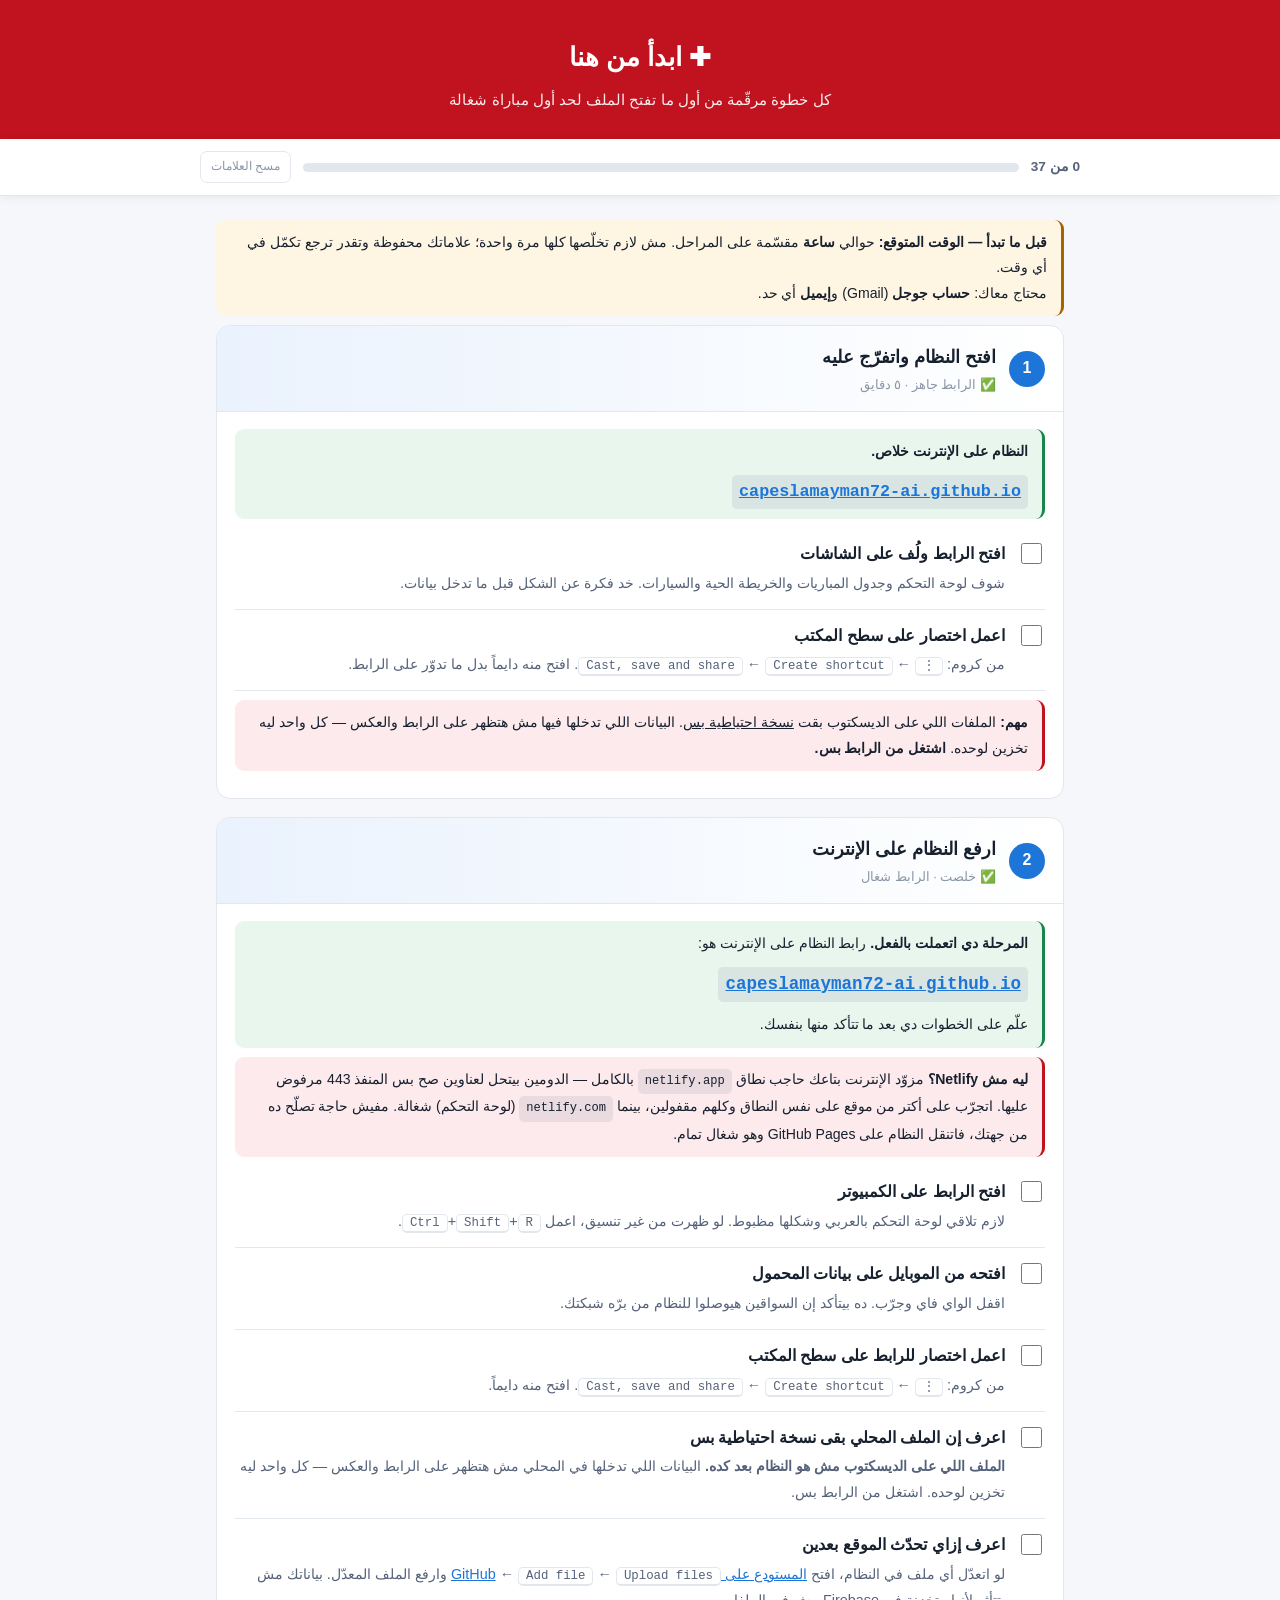
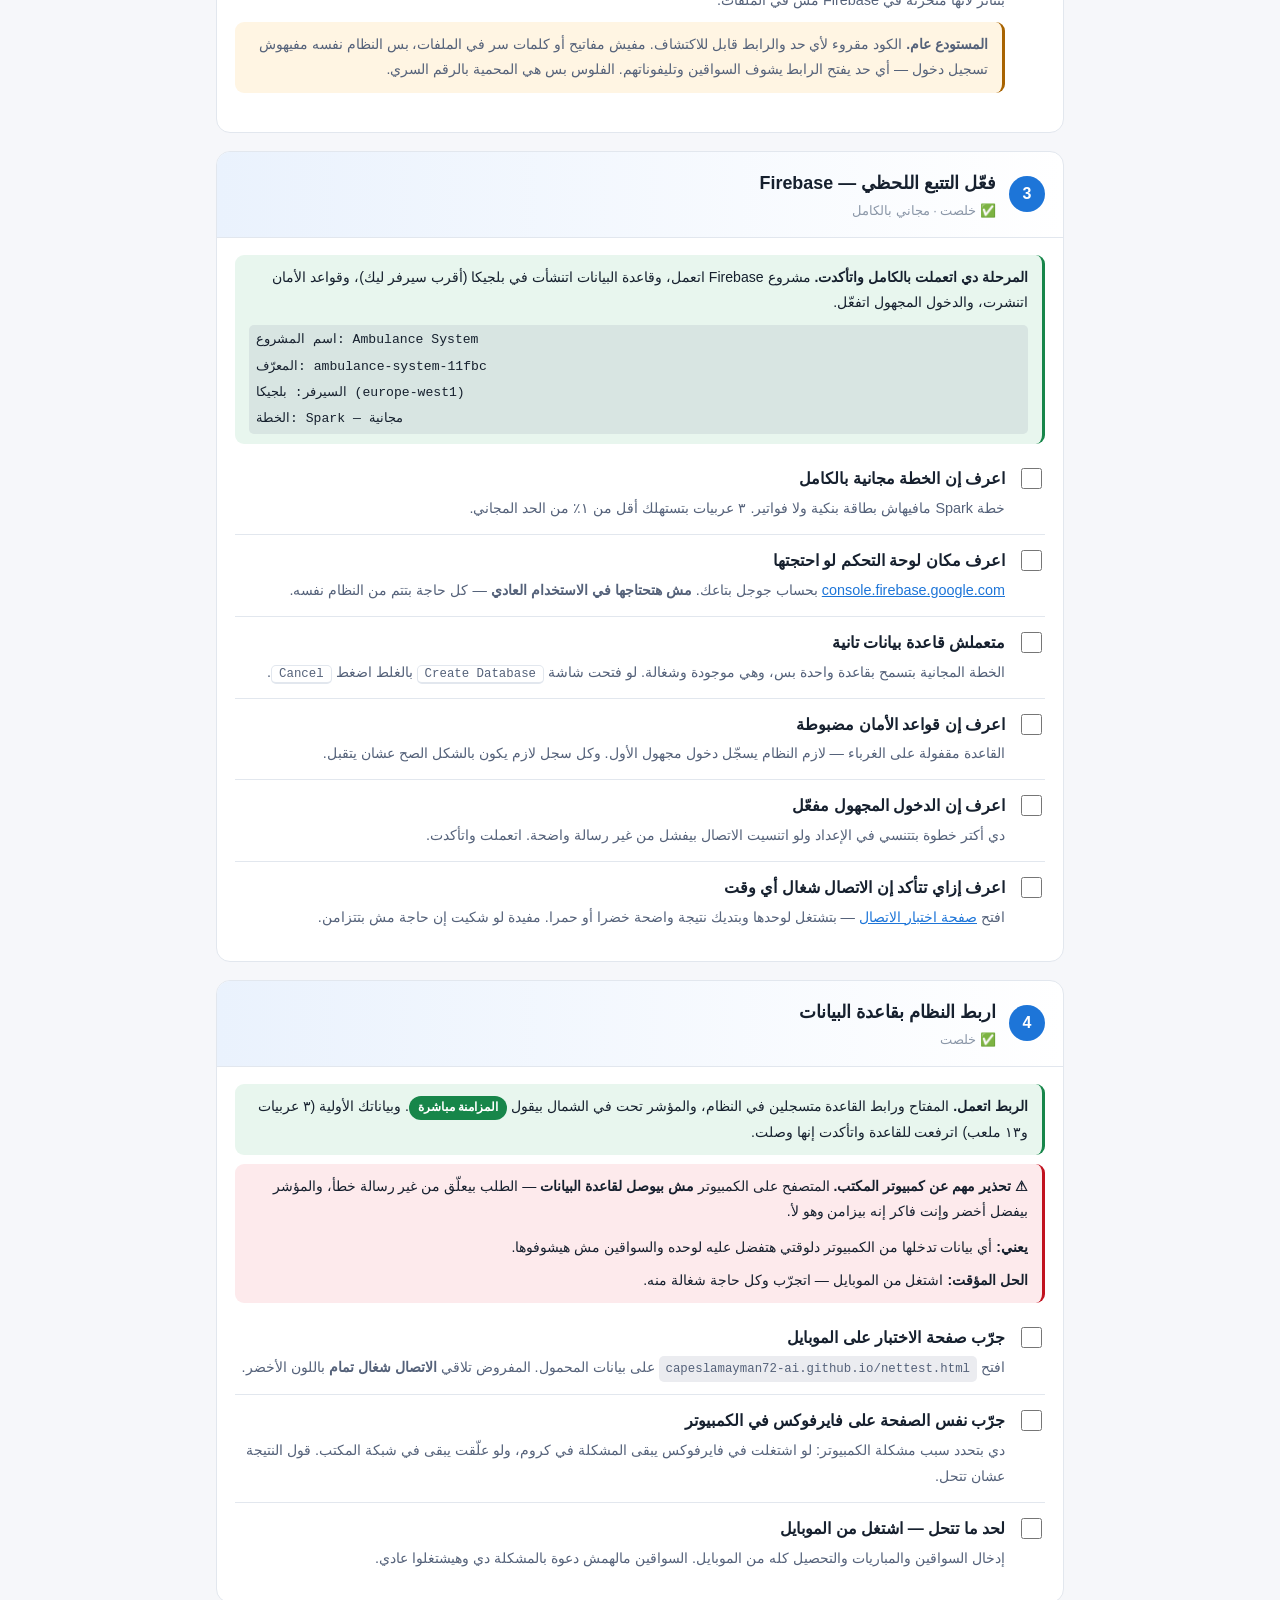
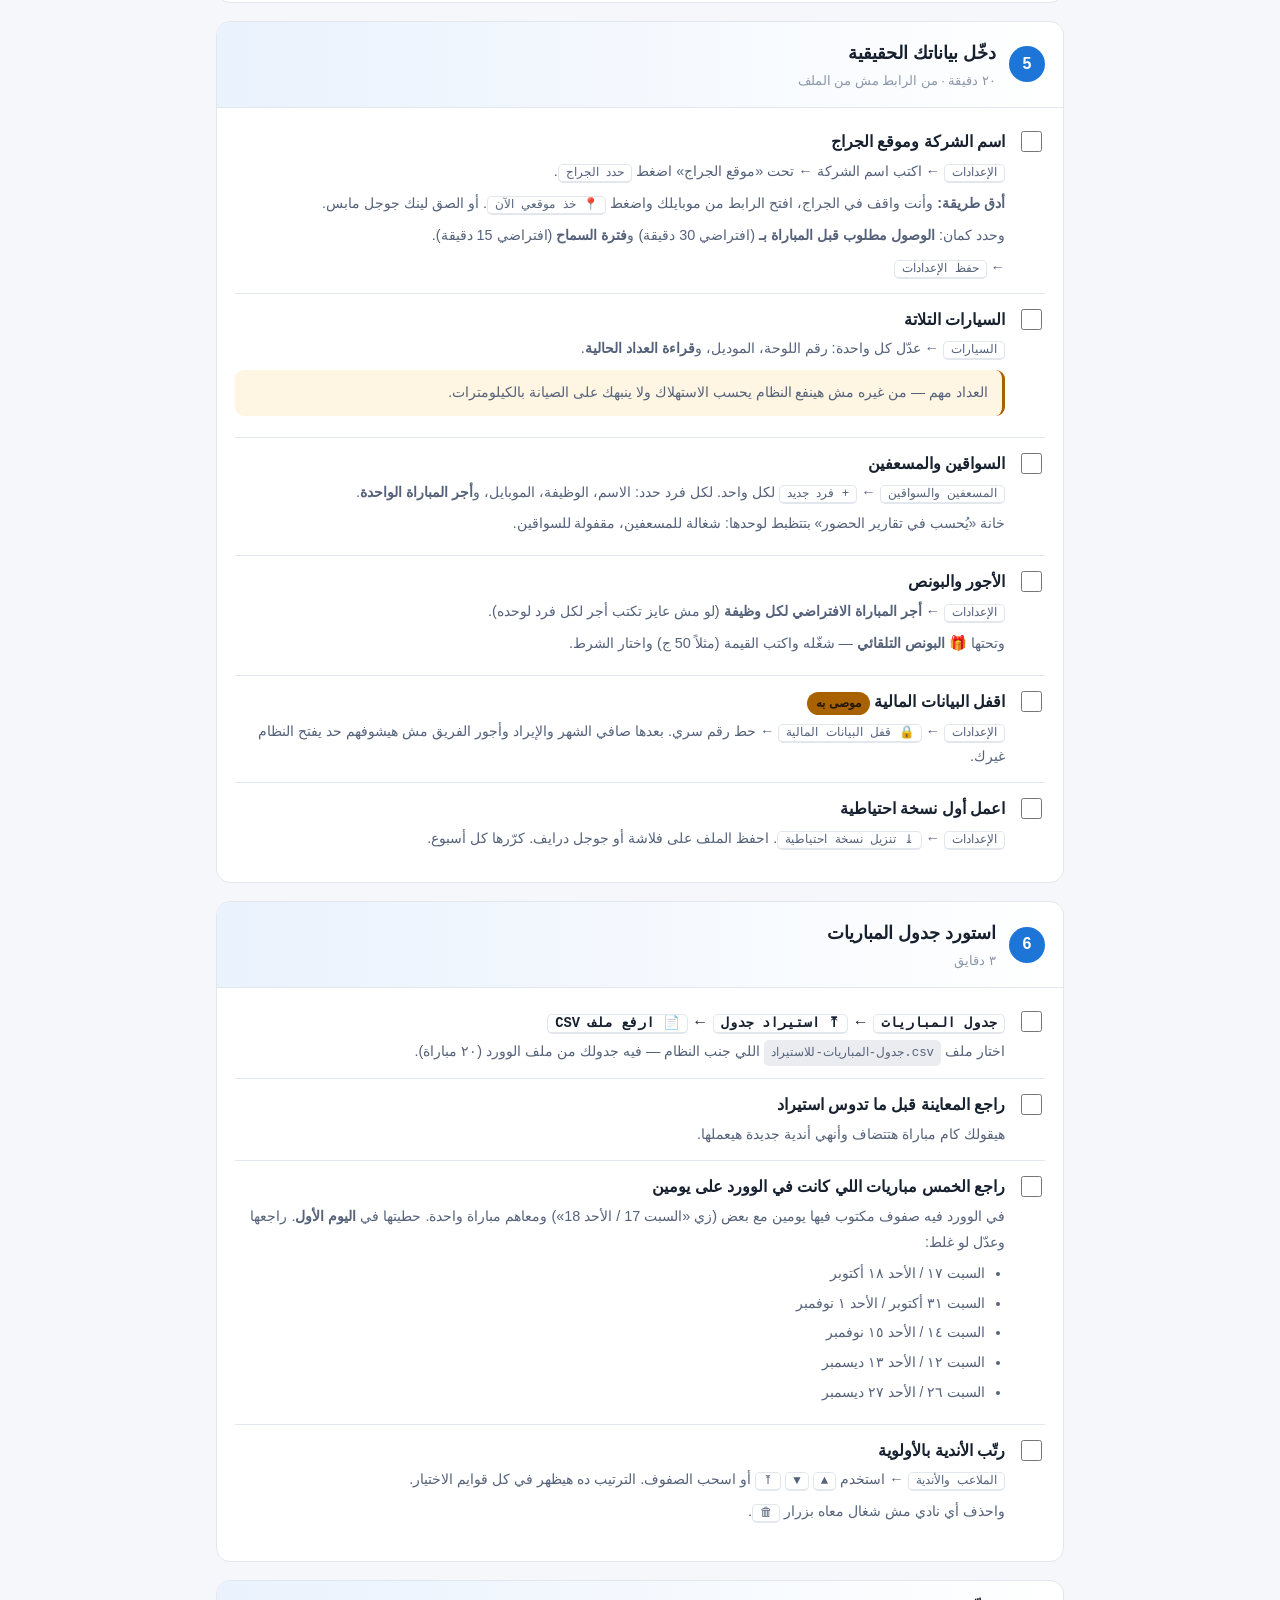
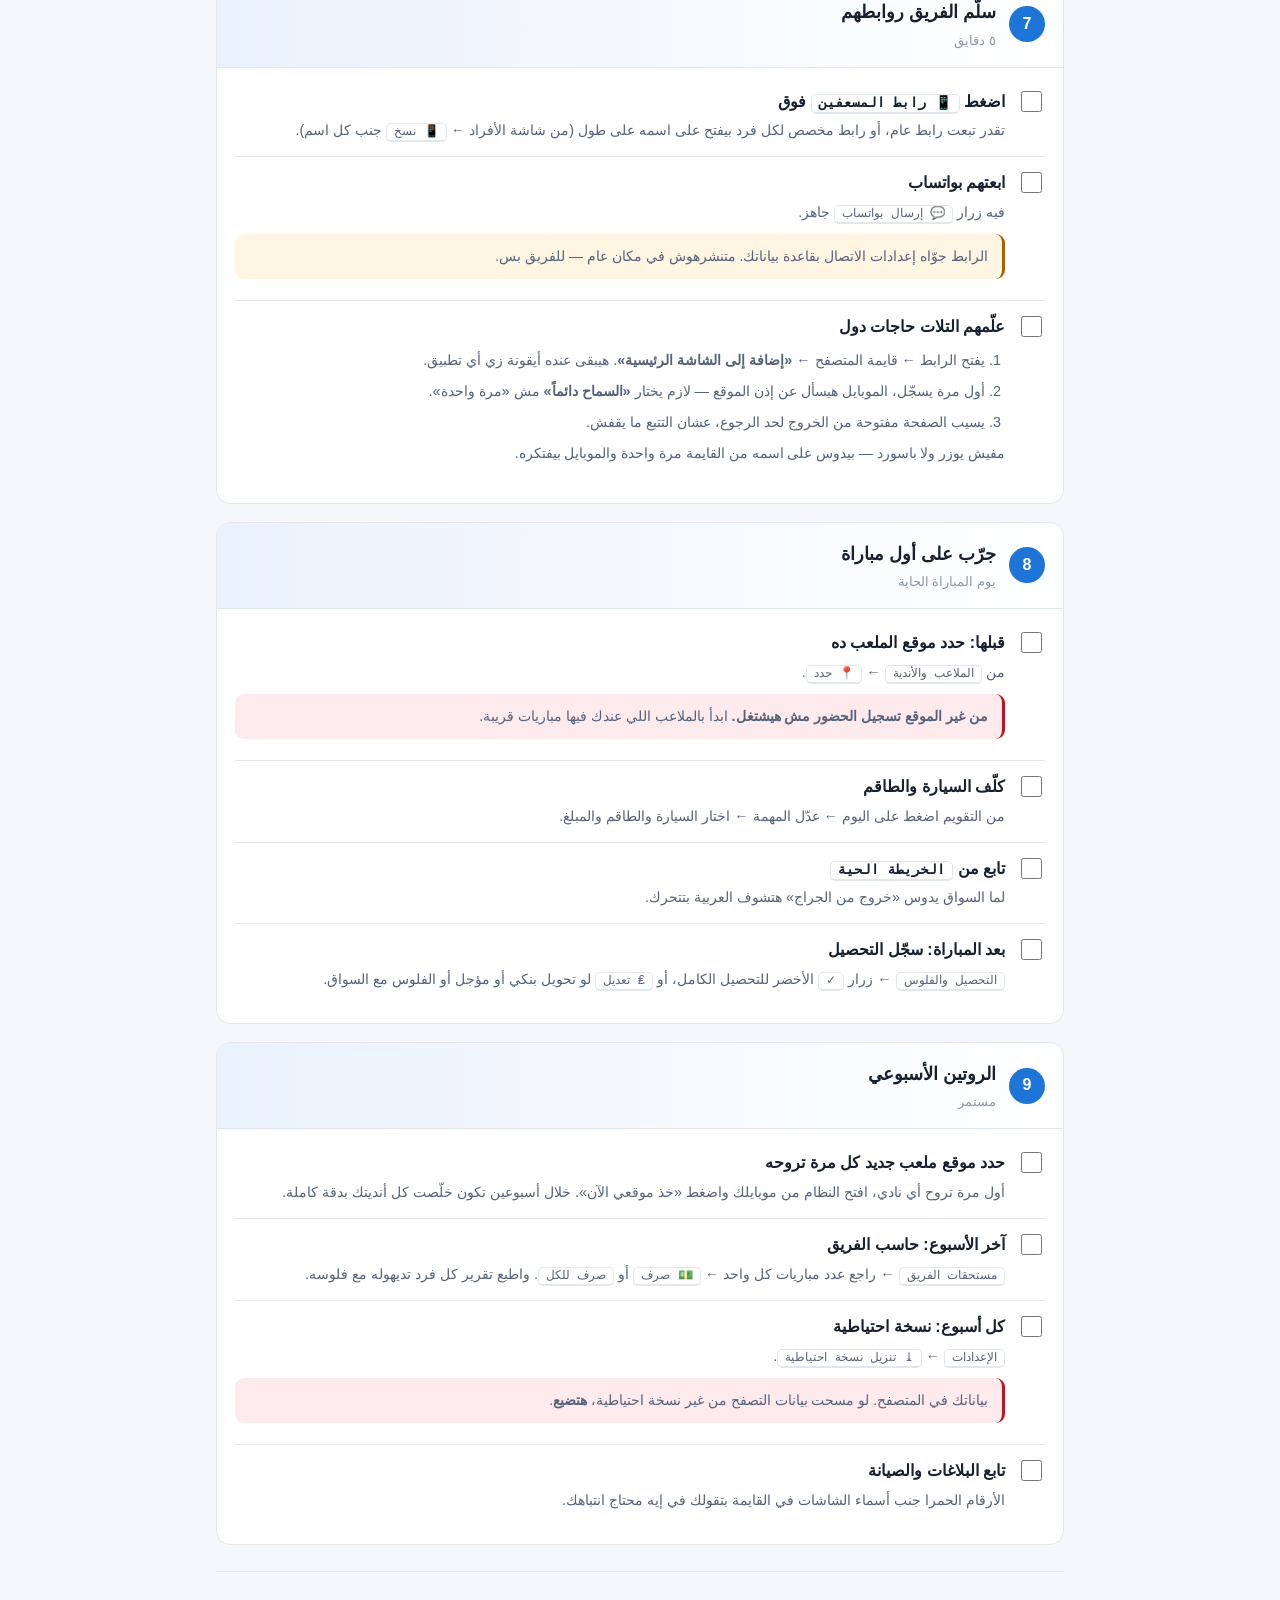
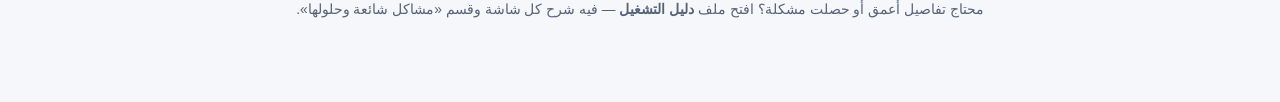
<file: ابدأ من هنا.html>
<!DOCTYPE html>
<html lang="ar" dir="rtl">
<head>
<meta charset="utf-8">
<meta name="viewport" content="width=device-width, initial-scale=1">
<title>ابدأ من هنا — خطوات تشغيل نظام الإسعاف</title>
<link rel="icon" href="data:image/svg+xml,<svg xmlns='http://www.w3.org/2000/svg' viewBox='0 0 100 100'><rect width='100' height='100' rx='20' fill='%23c1121f'/><path d='M50 22v56M22 50h56' stroke='white' stroke-width='14' stroke-linecap='round'/></svg>">
<style>
:root{--bg:#f6f7fa;--panel:#fff;--line:#e2e7ee;--ink:#16202e;--ink2:#55627a;--ink3:#8b97a8;
 --brand:#c1121f;--accent:#1d75d8;--ok:#17864a;--ok-bg:#e8f6ee;--warn:#a86300;--warn-bg:#fff5e3;
 --bad:#c1121f;--bad-bg:#fdeaec;--info-bg:#eaf2fd;}
@media(prefers-color-scheme:dark){:root{--bg:#10151c;--panel:#171d26;--line:#2a3340;--ink:#e8edf4;
 --ink2:#a3b0c2;--ink3:#6f7d90;--brand:#e63946;--accent:#4d9bff;--ok:#45c986;--ok-bg:#12301f;
 --warn:#ffc061;--warn-bg:#33260d;--bad:#ff6b78;--bad-bg:#33151a;--info-bg:#12253d;}}
*{box-sizing:border-box}
body{margin:0;background:var(--bg);color:var(--ink);direction:rtl;
 font-family:"Segoe UI",Tahoma,"Noto Naskh Arabic",Arial,sans-serif;font-size:16px;line-height:1.8}
.wrap{max-width:880px;margin:0 auto;padding:0 16px 70px}

header{background:var(--brand);color:#fff;padding:34px 16px 26px;text-align:center;margin-bottom:0}
header h1{margin:0 0 6px;font-size:1.6rem}
header p{margin:0;opacity:.92;font-size:.95rem}

.bar-wrap{position:sticky;top:0;z-index:20;background:var(--panel);
 border-bottom:1px solid var(--line);padding:12px 16px;margin-bottom:24px;
 box-shadow:0 2px 10px rgba(0,0,0,.06)}
.bar-inner{max-width:880px;margin:0 auto;display:flex;align-items:center;gap:12px}
.bar{flex:1;height:9px;background:var(--line);border-radius:20px;overflow:hidden}
.bar span{display:block;height:100%;background:var(--ok);width:0;transition:width .3s;border-radius:20px}
.bar-txt{font-size:.85rem;font-weight:700;white-space:nowrap;color:var(--ink2)}
.bar-reset{border:1px solid var(--line);background:var(--panel);color:var(--ink3);
 border-radius:7px;padding:4px 10px;font:inherit;font-size:.75rem;cursor:pointer}
.bar-reset:hover{color:var(--bad);border-color:var(--bad)}

.phase{background:var(--panel);border:1px solid var(--line);border-radius:14px;
 margin-bottom:18px;overflow:hidden}
.phase-h{padding:15px 18px;background:linear-gradient(to left,transparent,var(--info-bg));
 border-bottom:1px solid var(--line);display:flex;align-items:center;gap:13px}
.phase-n{width:36px;height:36px;flex:none;border-radius:50%;background:var(--accent);color:#fff;
 display:grid;place-items:center;font-weight:800;font-size:1rem}
.phase.done .phase-n{background:var(--ok)}
.phase.done .phase-h{background:linear-gradient(to left,transparent,var(--ok-bg))}
.phase-t{flex:1}
.phase-t h2{margin:0;font-size:1.12rem}
.phase-t .meta{font-size:.8rem;color:var(--ink3)}
.phase-b{padding:8px 18px 18px}

.step{display:flex;gap:12px;padding:12px 0;border-bottom:1px solid var(--line)}
.step:last-child{border-bottom:0}
.step input[type=checkbox]{width:21px;height:21px;flex:none;margin-top:3px;
 accent-color:var(--ok);cursor:pointer}
.step-b{flex:1;min-width:0}
.step-b .t{font-weight:600;margin-bottom:2px}
.step.checked .step-b .t{text-decoration:line-through;color:var(--ink3)}
.step-b .d{font-size:.9rem;color:var(--ink2)}
.step-b .d p{margin:6px 0}

code,.mono{font-family:ui-monospace,Consolas,monospace;background:rgba(128,140,160,.16);
 padding:2px 7px;border-radius:5px;font-size:.86em;direction:ltr;display:inline-block}
pre{background:rgba(128,140,160,.1);border:1px solid var(--line);border-radius:9px;padding:12px;
 overflow-x:auto;direction:ltr;text-align:left;font-size:.78rem;line-height:1.55;margin:8px 0}
kbd{background:var(--panel);border:1px solid var(--line);border-bottom-width:2px;border-radius:5px;
 padding:1px 7px;font-size:.86em}
a{color:var(--accent)}
.note{padding:10px 14px;border-radius:9px;margin:9px 0;font-size:.88rem;
 background:var(--info-bg);border-inline-start:3px solid var(--accent)}
.note.warn{background:var(--warn-bg);border-inline-start-color:var(--warn)}
.note.bad{background:var(--bad-bg);border-inline-start-color:var(--bad)}
.note.ok{background:var(--ok-bg);border-inline-start-color:var(--ok)}
.pill{display:inline-block;padding:1px 9px;border-radius:20px;font-size:.75rem;font-weight:700;
 background:var(--line);color:var(--ink2)}
.pill.g{background:var(--ok);color:#fff}
.pill.r{background:var(--brand);color:#fff}
.pill.y{background:var(--warn);color:#231708}
ul,ol{padding-inline-start:20px;margin:6px 0}
li{margin-bottom:5px}
.done-all{display:none;background:var(--ok-bg);border:2px solid var(--ok);border-radius:14px;
 padding:22px;text-align:center;margin-bottom:18px}
.done-all.on{display:block}
.done-all h2{margin:0 0 6px;color:var(--ok)}
hr{border:0;border-top:1px solid var(--line);margin:26px 0}
.small{font-size:.86rem;color:var(--ink2)}
@media print{.bar-wrap,.bar-reset{display:none}.phase{break-inside:avoid}}
</style>
</head>
<body>

<header>
  <h1>✚ ابدأ من هنا</h1>
  <p>كل خطوة مرقّمة من أول ما تفتح الملف لحد أول مباراة شغالة</p>
</header>

<div class="bar-wrap">
  <div class="bar-inner">
    <span class="bar-txt" id="barTxt">0 من 0</span>
    <div class="bar"><span id="barFill"></span></div>
    <button class="bar-reset" id="barReset">مسح العلامات</button>
  </div>
</div>

<div class="wrap">

<div class="done-all" id="doneAll">
  <h2>🎉 خلصت كل الخطوات</h2>
  <p style="margin:0">النظام شغّال. لو احتجت تفاصيل أعمق افتح ملف <strong>دليل التشغيل</strong>.</p>
</div>

<div class="note warn">
  <strong>قبل ما تبدأ — الوقت المتوقع:</strong> حوالي <strong>ساعة</strong> مقسّمة على المراحل.
  مش لازم تخلّصها كلها مرة واحدة؛ علاماتك محفوظة وتقدر ترجع تكمّل في أي وقت.
  <br>محتاج معاك: <strong>حساب جوجل</strong> (Gmail) و<strong>إيميل</strong> أي حد.
</div>

<!-- ═══════════ 1 ═══════════ -->
<div class="phase" data-phase="1">
  <div class="phase-h">
    <div class="phase-n">1</div>
    <div class="phase-t"><h2>افتح النظام واتفرّج عليه</h2>
      <div class="meta">✅ الرابط جاهز · ٥ دقايق</div></div>
  </div>
  <div class="phase-b">
    <div class="note ok"><strong>النظام على الإنترنت خلاص.</strong>
      <p style="margin:10px 0 0"><a href="https://capeslamayman72-ai.github.io/" target="_blank"
        rel="noopener" class="mono" style="font-size:1.05rem"><strong>capeslamayman72-ai.github.io</strong></a></p></div>

    <div class="step"><input type="checkbox" id="s1_1">
      <div class="step-b"><div class="t">افتح الرابط ولُف على الشاشات</div>
        <div class="d">شوف لوحة التحكم وجدول المباريات والخريطة الحية والسيارات.
          خد فكرة عن الشكل قبل ما تدخل بيانات.</div></div></div>

    <div class="step"><input type="checkbox" id="s1_2">
      <div class="step-b"><div class="t">اعمل اختصار على سطح المكتب</div>
        <div class="d">من كروم: <kbd>⋮</kbd> ← <kbd>Cast, save and share</kbd> ←
          <kbd>Create shortcut</kbd>. افتح منه دايماً بدل ما تدوّر على الرابط.</div></div></div>

    <div class="note bad"><strong>مهم:</strong> الملفات اللي على الديسكتوب بقت
      <u>نسخة احتياطية بس</u>. البيانات اللي تدخلها فيها مش هتظهر على الرابط والعكس —
      كل واحد ليه تخزين لوحده. <strong>اشتغل من الرابط بس.</strong></div>
  </div>
</div>
<!-- ═══════════ 2 ═══════════ -->
<div class="phase" data-phase="2">
  <div class="phase-h">
    <div class="phase-n">2</div>
    <div class="phase-t"><h2>ارفع النظام على الإنترنت</h2>
      <div class="meta">✅ خلصت · الرابط شغال</div></div>
  </div>
  <div class="phase-b">
    <div class="note ok"><strong>المرحلة دي اتعملت بالفعل.</strong> رابط النظام على الإنترنت هو:
      <p style="margin:10px 0"><a href="https://capeslamayman72-ai.github.io/" target="_blank"
        rel="noopener" class="mono" style="font-size:1.1rem"><strong>capeslamayman72-ai.github.io</strong></a></p>
      علّم على الخطوات دي بعد ما تتأكد منها بنفسك.</div>

    <div class="note bad"><strong>ليه مش Netlify؟</strong> مزوّد الإنترنت بتاعك حاجب نطاق
      <code>netlify.app</code> بالكامل — الدومين بيتحل لعناوين صح بس المنفذ 443 مرفوض عليها.
      اتجرّب على أكتر من موقع على نفس النطاق وكلهم مقفولين، بينما
      <code>netlify.com</code> (لوحة التحكم) شغالة. مفيش حاجة تصلّح ده من جهتك،
      فاتنقل النظام على GitHub Pages وهو شغال تمام.</div>

    <div class="step"><input type="checkbox" id="s2_1">
      <div class="step-b"><div class="t">افتح الرابط على الكمبيوتر</div>
        <div class="d">لازم تلاقي لوحة التحكم بالعربي وشكلها مظبوط.
          لو ظهرت من غير تنسيق، اعمل <kbd>Ctrl</kbd>+<kbd>Shift</kbd>+<kbd>R</kbd>.</div></div></div>

    <div class="step"><input type="checkbox" id="s2_2">
      <div class="step-b"><div class="t">افتحه من الموبايل على بيانات المحمول</div>
        <div class="d">اقفل الواي فاي وجرّب. ده بيتأكد إن السواقين هيوصلوا للنظام
          من برّه شبكتك.</div></div></div>

    <div class="step"><input type="checkbox" id="s2_3">
      <div class="step-b"><div class="t">اعمل اختصار للرابط على سطح المكتب</div>
        <div class="d">من كروم: <kbd>⋮</kbd> ← <kbd>Cast, save and share</kbd> ←
          <kbd>Create shortcut</kbd>. افتح منه دايماً.</div></div></div>

    <div class="step"><input type="checkbox" id="s2_4">
      <div class="step-b"><div class="t">اعرف إن الملف المحلي بقى نسخة احتياطية بس</div>
        <div class="d"><strong>الملف اللي على الديسكتوب مش هو النظام بعد كده.</strong>
          البيانات اللي تدخلها في المحلي مش هتظهر على الرابط والعكس —
          كل واحد ليه تخزين لوحده. اشتغل من الرابط بس.</div></div></div>

    <div class="step"><input type="checkbox" id="s2_5">
      <div class="step-b"><div class="t">اعرف إزاي تحدّث الموقع بعدين</div>
        <div class="d">لو اتعدّل أي ملف في النظام، افتح
          <a href="https://github.com/capeslamayman72-ai/capeslamayman72-ai.github.io" target="_blank"
             rel="noopener">المستودع على GitHub</a> ← <kbd>Add file</kbd> ← <kbd>Upload files</kbd>
          وارفع الملف المعدّل. بياناتك مش بتتأثر لأنها متخزنة في Firebase مش في الملفات.
          <div class="note warn" style="margin-top:8px"><strong>المستودع عام.</strong>
            الكود مقروء لأي حد والرابط قابل للاكتشاف. مفيش مفاتيح أو كلمات سر في الملفات،
            بس النظام نفسه مفيهوش تسجيل دخول — أي حد يفتح الرابط يشوف السواقين وتليفوناتهم.
            الفلوس بس هي المحمية بالرقم السري.</div></div></div></div>
  </div>
</div>

<!-- ═══════════ 3 ═══════════ -->
<div class="phase" data-phase="3">
  <div class="phase-h">
    <div class="phase-n">3</div>
    <div class="phase-t"><h2>فعّل التتبع اللحظي — Firebase</h2>
      <div class="meta">✅ خلصت · مجاني بالكامل</div></div>
  </div>
  <div class="phase-b">
    <div class="note ok"><strong>المرحلة دي اتعملت بالكامل واتأكدت.</strong>
      مشروع Firebase اتعمل، وقاعدة البيانات اتنشأت في بلجيكا (أقرب سيرفر ليك)،
      وقواعد الأمان اتنشرت، والدخول المجهول اتفعّل.
      <div class="mono" style="display:block;margin-top:10px;font-size:.82rem;line-height:2">
        اسم المشروع: Ambulance System<br>
        المعرّف: ambulance-system-11fbc<br>
        السيرفر: بلجيكا (europe-west1)<br>
        الخطة: Spark — مجانية
      </div></div>

    <div class="step"><input type="checkbox" id="s3_1">
      <div class="step-b"><div class="t">اعرف إن الخطة مجانية بالكامل</div>
        <div class="d">خطة Spark مافيهاش بطاقة بنكية ولا فواتير. ٣ عربيات بتستهلك
          أقل من ١٪ من الحد المجاني.</div></div></div>

    <div class="step"><input type="checkbox" id="s3_2">
      <div class="step-b"><div class="t">اعرف مكان لوحة التحكم لو احتجتها</div>
        <div class="d"><a href="https://console.firebase.google.com/project/ambulance-system-11fbc"
          target="_blank" rel="noopener">console.firebase.google.com</a> بحساب جوجل بتاعك.
          <strong>مش هتحتاجها في الاستخدام العادي</strong> — كل حاجة بتتم من النظام نفسه.</div></div></div>

    <div class="step"><input type="checkbox" id="s3_3">
      <div class="step-b"><div class="t">متعملش قاعدة بيانات تانية</div>
        <div class="d">الخطة المجانية بتسمح بقاعدة واحدة بس، وهي موجودة وشغالة.
          لو فتحت شاشة <kbd>Create Database</kbd> بالغلط اضغط <kbd>Cancel</kbd>.</div></div></div>

    <div class="step"><input type="checkbox" id="s3_4">
      <div class="step-b"><div class="t">اعرف إن قواعد الأمان مضبوطة</div>
        <div class="d">القاعدة مقفولة على الغرباء — لازم النظام يسجّل دخول مجهول الأول.
          وكل سجل لازم يكون بالشكل الصح عشان يتقبل.</div></div></div>

    <div class="step"><input type="checkbox" id="s3_5">
      <div class="step-b"><div class="t">اعرف إن الدخول المجهول مفعّل</div>
        <div class="d">دي أكتر خطوة بتتنسي في الإعداد ولو اتنسيت الاتصال بيفشل من غير رسالة واضحة.
          اتعملت واتأكدت.</div></div></div>

    <div class="step"><input type="checkbox" id="s3_6">
      <div class="step-b"><div class="t">اعرف إزاي تتأكد إن الاتصال شغال أي وقت</div>
        <div class="d">افتح <a href="https://capeslamayman72-ai.github.io/nettest.html"
          target="_blank" rel="noopener">صفحة اختبار الاتصال</a> — بتشتغل لوحدها وبتديك
          نتيجة واضحة خضرا أو حمرا. مفيدة لو شكيت إن حاجة مش بتتزامن.</div></div></div>
  </div>
</div>

<!-- ═══════════ 4 ═══════════ -->
<div class="phase" data-phase="4">
  <div class="phase-h">
    <div class="phase-n">4</div>
    <div class="phase-t"><h2>اربط النظام بقاعدة البيانات</h2>
      <div class="meta">✅ خلصت</div></div>
  </div>
  <div class="phase-b">
    <div class="note ok"><strong>الربط اتعمل.</strong> المفتاح ورابط القاعدة متسجلين في النظام،
      والمؤشر تحت في الشمال بيقول <span class="pill g">المزامنة مباشرة</span>.
      وبياناتك الأولية (٣ عربيات و١٣ ملعب) اترفعت للقاعدة واتأكدت إنها وصلت.</div>

    <div class="note bad"><strong>⚠ تحذير مهم عن كمبيوتر المكتب.</strong>
      المتصفح على الكمبيوتر <strong>مش بيوصل لقاعدة البيانات</strong> — الطلب بيعلّق من غير رسالة خطأ،
      والمؤشر بيفضل أخضر وإنت فاكر إنه بيزامن وهو لأ.
      <p style="margin:10px 0 0"><strong>يعني:</strong> أي بيانات تدخلها من الكمبيوتر دلوقتي
      هتفضل عليه لوحده والسواقين مش هيشوفوها.</p>
      <p style="margin:8px 0 0"><strong>الحل المؤقت:</strong> اشتغل من الموبايل — اتجرّب وكل حاجة شغالة منه.</p></div>

    <div class="step"><input type="checkbox" id="s4_1">
      <div class="step-b"><div class="t">جرّب صفحة الاختبار على الموبايل</div>
        <div class="d">افتح <span class="mono">capeslamayman72-ai.github.io/nettest.html</span>
          على بيانات المحمول. المفروض تلاقي <strong>الاتصال شغال تمام</strong> باللون الأخضر.</div></div></div>

    <div class="step"><input type="checkbox" id="s4_2">
      <div class="step-b"><div class="t">جرّب نفس الصفحة على فايرفوكس في الكمبيوتر</div>
        <div class="d">دي بتحدد سبب مشكلة الكمبيوتر: لو اشتغلت في فايرفوكس
          يبقى المشكلة في كروم، ولو علّقت يبقى في شبكة المكتب. قول النتيجة عشان تتحل.</div></div></div>

    <div class="step"><input type="checkbox" id="s4_3">
      <div class="step-b"><div class="t">لحد ما تتحل — اشتغل من الموبايل</div>
        <div class="d">إدخال السواقين والمباريات والتحصيل كله من الموبايل.
          السواقين مالهمش دعوة بالمشكلة دي وهيشتغلوا عادي.</div></div></div>
  </div>
</div>
<div class="phase" data-phase="5">
  <div class="phase-h">
    <div class="phase-n">5</div>
    <div class="phase-t"><h2>دخّل بياناتك الحقيقية</h2>
      <div class="meta">٢٠ دقيقة · من الرابط مش من الملف</div></div>
  </div>
  <div class="phase-b">
    <div class="step"><input type="checkbox" id="s5_1">
      <div class="step-b"><div class="t">اسم الشركة وموقع الجراج</div>
        <div class="d"><kbd>الإعدادات</kbd> ← اكتب اسم الشركة ← تحت «موقع الجراج» اضغط <kbd>حدد الجراج</kbd>.
          <p><strong>أدق طريقة:</strong> وأنت واقف في الجراج، افتح الرابط من موبايلك واضغط
            <kbd>📍 خذ موقعي الآن</kbd>. أو الصق لينك جوجل مابس.</p>
          <p>وحدد كمان: <strong>الوصول مطلوب قبل المباراة بـ</strong> (افتراضي 30 دقيقة)
            و<strong>فترة السماح</strong> (افتراضي 15 دقيقة).</p>
          ← <kbd>حفظ الإعدادات</kbd></div></div></div>

    <div class="step"><input type="checkbox" id="s5_2">
      <div class="step-b"><div class="t">السيارات التلاتة</div>
        <div class="d"><kbd>السيارات</kbd> ← عدّل كل واحدة: رقم اللوحة، الموديل،
          و<strong>قراءة العداد الحالية</strong>.
          <div class="note warn" style="margin-top:8px">العداد مهم — من غيره مش هينفع النظام
            يحسب الاستهلاك ولا ينبهك على الصيانة بالكيلومترات.</div></div></div></div>

    <div class="step"><input type="checkbox" id="s5_3">
      <div class="step-b"><div class="t">السواقين والمسعفين</div>
        <div class="d"><kbd>المسعفين والسواقين</kbd> ← <kbd>+ فرد جديد</kbd> لكل واحد.
          لكل فرد حدد: الاسم، الوظيفة، الموبايل، و<strong>أجر المباراة الواحدة</strong>.
          <p class="small">خانة «يُحسب في تقارير الحضور» بتتظبط لوحدها: شغالة للمسعفين، مقفولة للسواقين.</p></div></div></div>

    <div class="step"><input type="checkbox" id="s5_4">
      <div class="step-b"><div class="t">الأجور والبونص</div>
        <div class="d"><kbd>الإعدادات</kbd> ← <strong>أجر المباراة الافتراضي لكل وظيفة</strong>
          (لو مش عايز تكتب أجر لكل فرد لوحده).
          <p>وتحتها <strong>🎁 البونص التلقائي</strong> — شغّله واكتب القيمة (مثلاً 50 ج)
            واختار الشرط.</p></div></div></div>

    <div class="step"><input type="checkbox" id="s5_5">
      <div class="step-b"><div class="t">اقفل البيانات المالية <span class="pill y">موصى به</span></div>
        <div class="d"><kbd>الإعدادات</kbd> ← <kbd>🔒 قفل البيانات المالية</kbd> ← حط رقم سري.
          بعدها صافي الشهر والإيراد وأجور الفريق مش هيشوفهم حد يفتح النظام غيرك.</div></div></div>

    <div class="step"><input type="checkbox" id="s5_6">
      <div class="step-b"><div class="t">اعمل أول نسخة احتياطية</div>
        <div class="d"><kbd>الإعدادات</kbd> ← <kbd>⤓ تنزيل نسخة احتياطية</kbd>.
          احفظ الملف على فلاشة أو جوجل درايف. كرّرها كل أسبوع.</div></div></div>
  </div>
</div>

<!-- ═══════════ 6 ═══════════ -->
<div class="phase" data-phase="6">
  <div class="phase-h">
    <div class="phase-n">6</div>
    <div class="phase-t"><h2>استورد جدول المباريات</h2>
      <div class="meta">٣ دقايق</div></div>
  </div>
  <div class="phase-b">
    <div class="step"><input type="checkbox" id="s6_1">
      <div class="step-b"><div class="t"><kbd>جدول المباريات</kbd> ← <kbd>⤒ استيراد جدول</kbd> ← <kbd>📄 ارفع ملف CSV</kbd></div>
        <div class="d">اختار ملف <code>جدول-المباريات-للاستيراد.csv</code> اللي جنب النظام —
          فيه جدولك من ملف الوورد (٢٠ مباراة).</div></div></div>

    <div class="step"><input type="checkbox" id="s6_2">
      <div class="step-b"><div class="t">راجع المعاينة قبل ما تدوس استيراد</div>
        <div class="d">هيقولك كام مباراة هتتضاف وأنهي أندية جديدة هيعملها.</div></div></div>

    <div class="step"><input type="checkbox" id="s6_3">
      <div class="step-b"><div class="t">راجع الخمس مباريات اللي كانت في الوورد على يومين</div>
        <div class="d">في الوورد فيه صفوف مكتوب فيها يومين مع بعض (زي «السبت 17 / الأحد 18»)
          ومعاهم مباراة واحدة. حطيتها في <strong>اليوم الأول</strong>. راجعها وعدّل لو غلط:
          <ul class="small">
            <li>السبت ١٧ / الأحد ١٨ أكتوبر</li>
            <li>السبت ٣١ أكتوبر / الأحد ١ نوفمبر</li>
            <li>السبت ١٤ / الأحد ١٥ نوفمبر</li>
            <li>السبت ١٢ / الأحد ١٣ ديسمبر</li>
            <li>السبت ٢٦ / الأحد ٢٧ ديسمبر</li>
          </ul></div></div></div>

    <div class="step"><input type="checkbox" id="s6_4">
      <div class="step-b"><div class="t">رتّب الأندية بالأولوية</div>
        <div class="d"><kbd>الملاعب والأندية</kbd> ← استخدم <kbd>▲</kbd> <kbd>▼</kbd> <kbd>⤒</kbd>
          أو اسحب الصفوف. الترتيب ده هيظهر في كل قوايم الاختيار.
          <p>واحذف أي نادي مش شغال معاه بزرار <kbd>🗑</kbd>.</p></div></div></div>
  </div>
</div>

<!-- ═══════════ 7 ═══════════ -->
<div class="phase" data-phase="7">
  <div class="phase-h">
    <div class="phase-n">7</div>
    <div class="phase-t"><h2>سلّم الفريق روابطهم</h2>
      <div class="meta">٥ دقايق</div></div>
  </div>
  <div class="phase-b">
    <div class="step"><input type="checkbox" id="s7_1">
      <div class="step-b"><div class="t">اضغط <kbd>📱 رابط المسعفين</kbd> فوق</div>
        <div class="d">تقدر تبعت رابط عام، أو رابط مخصص لكل فرد بيفتح على اسمه على طول
          (من شاشة الأفراد ← <kbd>📱 نسخ</kbd> جنب كل اسم).</div></div></div>

    <div class="step"><input type="checkbox" id="s7_2">
      <div class="step-b"><div class="t">ابعتهم بواتساب</div>
        <div class="d">فيه زرار <kbd>💬 إرسال بواتساب</kbd> جاهز.
          <div class="note warn" style="margin-top:8px">الرابط جوّاه إعدادات الاتصال بقاعدة بياناتك.
            متنشرهوش في مكان عام — للفريق بس.</div></div></div></div>

    <div class="step"><input type="checkbox" id="s7_3">
      <div class="step-b"><div class="t">علّمهم التلات حاجات دول</div>
        <div class="d">
          <ol>
            <li>يفتح الرابط ← قايمة المتصفح ← <strong>«إضافة إلى الشاشة الرئيسية»</strong>.
                هيبقى عنده أيقونة زي أي تطبيق.</li>
            <li>أول مرة يسجّل، الموبايل هيسأل عن إذن الموقع — لازم يختار
                <strong>«السماح دائماً»</strong> مش «مرة واحدة».</li>
            <li>يسيب الصفحة مفتوحة من الخروج لحد الرجوع، عشان التتبع ما يقفش.</li>
          </ol>
          <p class="small">مفيش يوزر ولا باسورد — بيدوس على اسمه من القايمة مرة واحدة والموبايل بيفتكره.</p>
        </div></div></div>
  </div>
</div>

<!-- ═══════════ 8 ═══════════ -->
<div class="phase" data-phase="8">
  <div class="phase-h">
    <div class="phase-n">8</div>
    <div class="phase-t"><h2>جرّب على أول مباراة</h2>
      <div class="meta">يوم المباراة الجاية</div></div>
  </div>
  <div class="phase-b">
    <div class="step"><input type="checkbox" id="s8_1">
      <div class="step-b"><div class="t">قبلها: حدد موقع الملعب ده</div>
        <div class="d">من <kbd>الملاعب والأندية</kbd> ← <kbd>📍 حدد</kbd>.
          <div class="note bad" style="margin-top:8px"><strong>من غير الموقع تسجيل الحضور مش هيشتغل.</strong>
            ابدأ بالملاعب اللي عندك فيها مباريات قريبة.</div></div></div></div>

    <div class="step"><input type="checkbox" id="s8_2">
      <div class="step-b"><div class="t">كلّف السيارة والطاقم</div>
        <div class="d">من التقويم اضغط على اليوم ← عدّل المهمة ← اختار السيارة والطاقم والمبلغ.</div></div></div>

    <div class="step"><input type="checkbox" id="s8_3">
      <div class="step-b"><div class="t">تابع من <kbd>الخريطة الحية</kbd></div>
        <div class="d">لما السواق يدوس «خروج من الجراج» هتشوف العربية بتتحرك.</div></div></div>

    <div class="step"><input type="checkbox" id="s8_4">
      <div class="step-b"><div class="t">بعد المباراة: سجّل التحصيل</div>
        <div class="d"><kbd>التحصيل والفلوس</kbd> ← زرار <kbd>✓</kbd> الأخضر للتحصيل الكامل،
          أو <kbd>₤ تعديل</kbd> لو تحويل بنكي أو مؤجل أو الفلوس مع السواق.</div></div></div>
  </div>
</div>

<!-- ═══════════ 9 ═══════════ -->
<div class="phase" data-phase="9">
  <div class="phase-h">
    <div class="phase-n">9</div>
    <div class="phase-t"><h2>الروتين الأسبوعي</h2>
      <div class="meta">مستمر</div></div>
  </div>
  <div class="phase-b">
    <div class="step"><input type="checkbox" id="s9_1">
      <div class="step-b"><div class="t">حدد موقع ملعب جديد كل مرة تروحه</div>
        <div class="d">أول مرة تروح أي نادي، افتح النظام من موبايلك واضغط «خذ موقعي الآن».
          خلال أسبوعين تكون خلّصت كل أنديتك بدقة كاملة.</div></div></div>

    <div class="step"><input type="checkbox" id="s9_2">
      <div class="step-b"><div class="t">آخر الأسبوع: حاسب الفريق</div>
        <div class="d"><kbd>مستحقات الفريق</kbd> ← راجع عدد مباريات كل واحد ← <kbd>💵 صرف</kbd>
          أو <kbd>صرف للكل</kbd>. واطبع تقرير كل فرد تديهوله مع فلوسه.</div></div></div>

    <div class="step"><input type="checkbox" id="s9_3">
      <div class="step-b"><div class="t">كل أسبوع: نسخة احتياطية</div>
        <div class="d"><kbd>الإعدادات</kbd> ← <kbd>⤓ تنزيل نسخة احتياطية</kbd>.
          <div class="note bad" style="margin-top:8px">بياناتك في المتصفح.
            لو مسحت بيانات التصفح من غير نسخة احتياطية، <strong>هتضيع</strong>.</div></div></div></div>

    <div class="step"><input type="checkbox" id="s9_4">
      <div class="step-b"><div class="t">تابع البلاغات والصيانة</div>
        <div class="d">الأرقام الحمرا جنب أسماء الشاشات في القايمة بتقولك في إيه محتاج انتباهك.</div></div></div>
  </div>
</div>

<hr>
<p class="small" style="text-align:center">
  محتاج تفاصيل أعمق أو حصلت مشكلة؟ افتح ملف <strong>دليل التشغيل</strong> —
  فيه شرح كل شاشة وقسم «مشاكل شائعة وحلولها».
</p>

</div>

<script>
(function(){
  var KEY='amb_start_steps';
  var boxes=[].slice.call(document.querySelectorAll('.step input[type=checkbox]'));
  var saved={};
  try{ saved=JSON.parse(localStorage.getItem(KEY)||'{}'); }catch(e){}

  function paintStep(b){ b.closest('.step').classList.toggle('checked', b.checked); }
  function paintPhases(){
    [].forEach.call(document.querySelectorAll('.phase'), function(p){
      var inner=[].slice.call(p.querySelectorAll('input[type=checkbox]'));
      p.classList.toggle('done', inner.length>0 && inner.every(function(x){return x.checked;}));
    });
  }
  function update(){
    var done=boxes.filter(function(b){return b.checked;}).length;
    document.getElementById('barFill').style.width=(done/boxes.length*100)+'%';
    document.getElementById('barTxt').textContent=done+' من '+boxes.length;
    document.getElementById('doneAll').classList.toggle('on', done===boxes.length);
    paintPhases();
  }
  function save(){
    var o={}; boxes.forEach(function(b){ if(b.checked) o[b.id]=1; });
    try{ localStorage.setItem(KEY, JSON.stringify(o)); }catch(e){}
  }

  boxes.forEach(function(b){
    b.checked=!!saved[b.id];
    paintStep(b);
    b.addEventListener('change', function(){ paintStep(b); save(); update(); });
    // الضغط على نص الخطوة يعلّم عليها كمان
    var body=b.closest('.step').querySelector('.t');
    if(body){ body.style.cursor='pointer';
      body.addEventListener('click', function(){ b.checked=!b.checked; paintStep(b); save(); update(); }); }
  });

  document.getElementById('barReset').onclick=function(){
    if(!confirm('مسح كل العلامات والبدء من الأول؟')) return;
    boxes.forEach(function(b){ b.checked=false; paintStep(b); });
    save(); update();
  };

  update();
})();
</script>
</body>
</html>
</file>
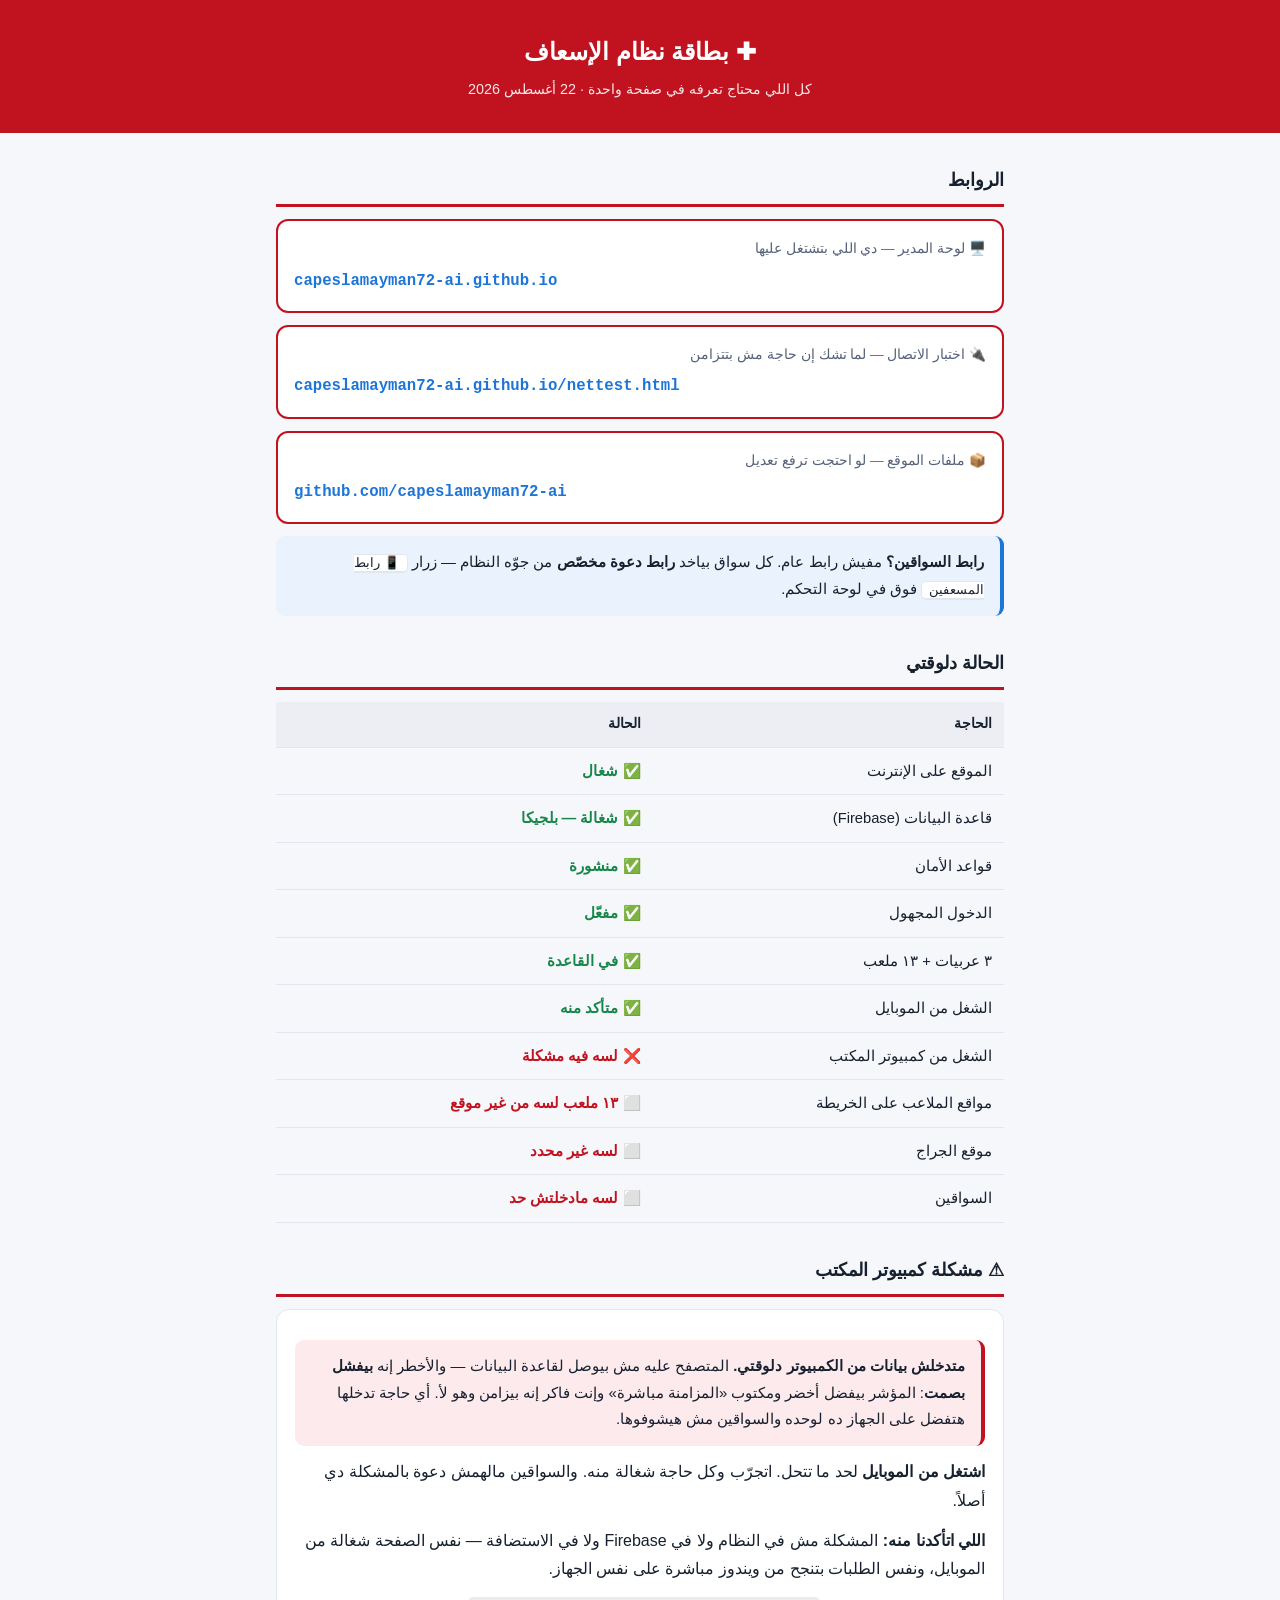
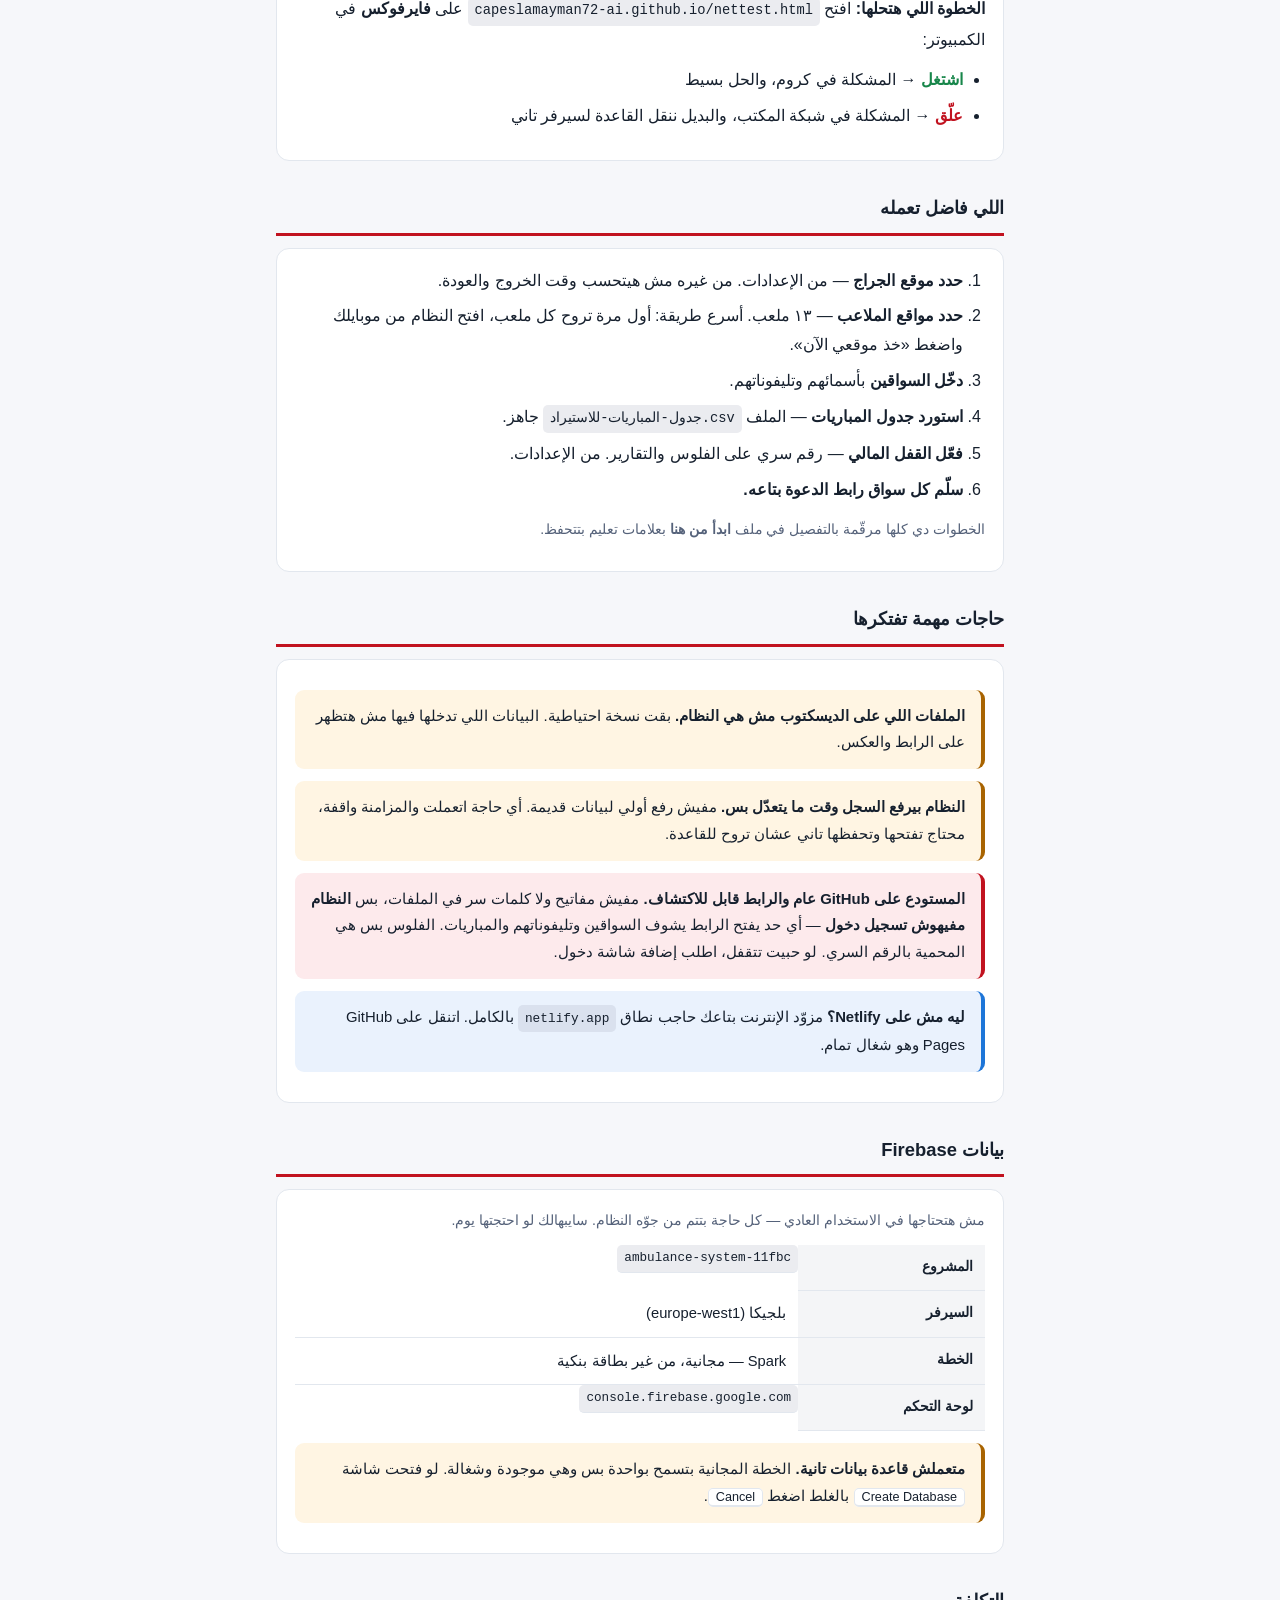
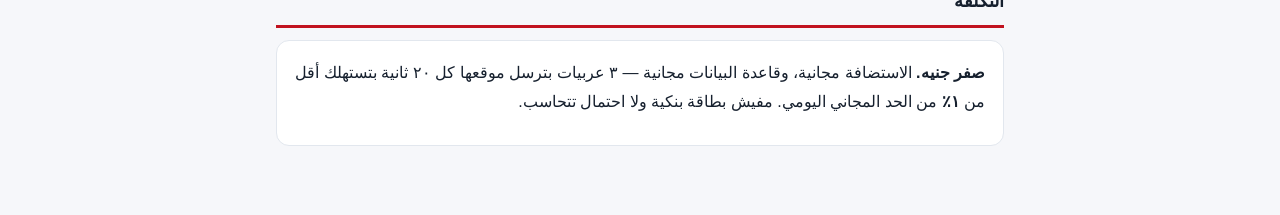
<file: بطاقة النظام.html>
<!DOCTYPE html>
<html lang="ar" dir="rtl">
<head>
<meta charset="utf-8">
<meta name="viewport" content="width=device-width, initial-scale=1">
<title>بطاقة نظام الإسعاف</title>
<link rel="icon" href="data:image/svg+xml,<svg xmlns='http://www.w3.org/2000/svg' viewBox='0 0 100 100'><rect width='100' height='100' rx='20' fill='%23c1121f'/><path d='M50 22v56M22 50h56' stroke='white' stroke-width='14' stroke-linecap='round'/></svg>">
<style>
:root{--bg:#f6f7fa;--panel:#fff;--line:#e2e7ee;--ink:#16202e;--ink2:#55627a;--ink3:#8b97a8;
 --brand:#c1121f;--accent:#1d75d8;--ok:#17864a;--ok-bg:#e8f6ee;--warn:#a86300;--warn-bg:#fff5e3;
 --bad:#c1121f;--bad-bg:#fdeaec;--info-bg:#eaf2fd;}
@media(prefers-color-scheme:dark){:root{--bg:#10151c;--panel:#171d26;--line:#2a3340;--ink:#e8edf4;
 --ink2:#a3b0c2;--ink3:#6f7d90;--brand:#e63946;--accent:#4d9bff;--ok:#45c986;--ok-bg:#12301f;
 --warn:#ffc061;--warn-bg:#33260d;--bad:#ff6b78;--bad-bg:#33151a;--info-bg:#12253d;}}
*{box-sizing:border-box}
body{margin:0;background:var(--bg);color:var(--ink);direction:rtl;
 font-family:"Segoe UI",Tahoma,"Noto Naskh Arabic",Arial,sans-serif;font-size:16px;line-height:1.8}
.wrap{max-width:760px;margin:0 auto;padding:0 16px 60px}
header{background:var(--brand);color:#fff;padding:30px 16px;text-align:center;margin-bottom:22px}
header h1{margin:0 0 4px;font-size:1.5rem}
header p{margin:0;opacity:.9;font-size:.9rem}
h2{margin:30px 0 12px;font-size:1.15rem;padding-bottom:8px;border-bottom:3px solid var(--brand)}
.card{background:var(--panel);border:1px solid var(--line);border-radius:13px;padding:18px;margin-bottom:14px}
.note{padding:13px 16px;border-radius:9px;margin:12px 0;background:var(--info-bg);
 border-inline-start:4px solid var(--accent);font-size:.93rem}
.note.warn{background:var(--warn-bg);border-inline-start-color:var(--warn)}
.note.bad{background:var(--bad-bg);border-inline-start-color:var(--bad)}
.note.ok{background:var(--ok-bg);border-inline-start-color:var(--ok)}
.link{display:block;background:var(--panel);border:2px solid var(--brand);border-radius:12px;
 padding:16px;margin:12px 0;text-decoration:none;color:inherit}
.link .lbl{font-size:.85rem;color:var(--ink2);margin-bottom:5px}
.link .url{font-family:ui-monospace,Consolas,monospace;font-size:.98rem;direction:ltr;
 text-align:left;color:var(--accent);font-weight:700;word-break:break-all}
code,.mono{font-family:ui-monospace,Consolas,monospace;background:rgba(128,140,160,.16);
 padding:2px 7px;border-radius:5px;font-size:.86em;direction:ltr;display:inline-block}
kbd{background:var(--panel);border:1px solid var(--line);border-bottom-width:2px;border-radius:5px;
 padding:1px 7px;font-size:.85em;font-family:inherit}
table{width:100%;border-collapse:collapse;margin:12px 0;font-size:.92rem}
th,td{padding:10px 12px;text-align:start;border-bottom:1px solid var(--line);vertical-align:top}
th{background:rgba(128,140,160,.09);font-weight:700;font-size:.86rem}
.yes{color:var(--ok);font-weight:700}
.no{color:var(--bad);font-weight:700}
ul,ol{padding-inline-start:22px;margin:0 0 12px}
li{margin-bottom:7px}
p{margin:0 0 11px}
.small{font-size:.88rem;color:var(--ink2)}
</style>
</head>
<body>

<header>
  <h1>✚ بطاقة نظام الإسعاف</h1>
  <p>كل اللي محتاج تعرفه في صفحة واحدة · 22 أغسطس 2026</p>
</header>

<div class="wrap">

<h2>الروابط</h2>

<a class="link" href="https://capeslamayman72-ai.github.io/" target="_blank" rel="noopener">
  <div class="lbl">🖥️ لوحة المدير — دي اللي بتشتغل عليها</div>
  <div class="url">capeslamayman72-ai.github.io</div>
</a>

<a class="link" href="https://capeslamayman72-ai.github.io/nettest.html" target="_blank" rel="noopener">
  <div class="lbl">🔌 اختبار الاتصال — لما تشك إن حاجة مش بتتزامن</div>
  <div class="url">capeslamayman72-ai.github.io/nettest.html</div>
</a>

<a class="link" href="https://github.com/capeslamayman72-ai/capeslamayman72-ai.github.io" target="_blank" rel="noopener">
  <div class="lbl">📦 ملفات الموقع — لو احتجت ترفع تعديل</div>
  <div class="url">github.com/capeslamayman72-ai</div>
</a>

<div class="note"><strong>رابط السواقين؟</strong> مفيش رابط عام. كل سواق بياخد
  <strong>رابط دعوة مخصّص</strong> من جوّه النظام — زرار <kbd>📱 رابط المسعفين</kbd> فوق في لوحة التحكم.</div>

<h2>الحالة دلوقتي</h2>

<table>
  <tr><th>الحاجة</th><th>الحالة</th></tr>
  <tr><td>الموقع على الإنترنت</td><td class="yes">✅ شغال</td></tr>
  <tr><td>قاعدة البيانات (Firebase)</td><td class="yes">✅ شغالة — بلجيكا</td></tr>
  <tr><td>قواعد الأمان</td><td class="yes">✅ منشورة</td></tr>
  <tr><td>الدخول المجهول</td><td class="yes">✅ مفعّل</td></tr>
  <tr><td>٣ عربيات + ١٣ ملعب</td><td class="yes">✅ في القاعدة</td></tr>
  <tr><td>الشغل من الموبايل</td><td class="yes">✅ متأكد منه</td></tr>
  <tr><td>الشغل من كمبيوتر المكتب</td><td class="no">❌ لسه فيه مشكلة</td></tr>
  <tr><td>مواقع الملاعب على الخريطة</td><td class="no">⬜ ١٣ ملعب لسه من غير موقع</td></tr>
  <tr><td>موقع الجراج</td><td class="no">⬜ لسه غير محدد</td></tr>
  <tr><td>السواقين</td><td class="no">⬜ لسه مادخلتش حد</td></tr>
</table>

<h2>⚠ مشكلة كمبيوتر المكتب</h2>
<div class="card">
  <div class="note bad"><strong>متدخلش بيانات من الكمبيوتر دلوقتي.</strong>
    المتصفح عليه مش بيوصل لقاعدة البيانات — والأخطر إنه <strong>بيفشل بصمت</strong>:
    المؤشر بيفضل أخضر ومكتوب «المزامنة مباشرة» وإنت فاكر إنه بيزامن وهو لأ.
    أي حاجة تدخلها هتفضل على الجهاز ده لوحده والسواقين مش هيشوفوها.</div>

  <p><strong>اشتغل من الموبايل</strong> لحد ما تتحل. اتجرّب وكل حاجة شغالة منه.
     والسواقين مالهمش دعوة بالمشكلة دي أصلاً.</p>

  <p><strong>اللي اتأكدنا منه:</strong> المشكلة مش في النظام ولا في Firebase ولا في الاستضافة —
     نفس الصفحة شغالة من الموبايل، ونفس الطلبات بتنجح من ويندوز مباشرة على نفس الجهاز.</p>

  <p><strong>الخطوة اللي هتحلها:</strong> افتح
     <span class="mono">capeslamayman72-ai.github.io/nettest.html</span> على
     <strong>فايرفوكس</strong> في الكمبيوتر:</p>
  <ul>
    <li><span class="yes">اشتغل</span> → المشكلة في كروم، والحل بسيط</li>
    <li><span class="no">علّق</span> → المشكلة في شبكة المكتب، والبديل ننقل القاعدة لسيرفر تاني</li>
  </ul>
</div>

<h2>اللي فاضل تعمله</h2>
<div class="card">
  <ol>
    <li><strong>حدد موقع الجراج</strong> — من الإعدادات. من غيره مش هيتحسب وقت الخروج والعودة.</li>
    <li><strong>حدد مواقع الملاعب</strong> — ١٣ ملعب. أسرع طريقة: أول مرة تروح كل ملعب،
        افتح النظام من موبايلك واضغط «خذ موقعي الآن».</li>
    <li><strong>دخّل السواقين</strong> بأسمائهم وتليفوناتهم.</li>
    <li><strong>استورد جدول المباريات</strong> — الملف <code>جدول-المباريات-للاستيراد.csv</code> جاهز.</li>
    <li><strong>فعّل القفل المالي</strong> — رقم سري على الفلوس والتقارير. من الإعدادات.</li>
    <li><strong>سلّم كل سواق رابط الدعوة بتاعه.</strong></li>
  </ol>
  <p class="small">الخطوات دي كلها مرقّمة بالتفصيل في ملف <strong>ابدأ من هنا</strong>
     بعلامات تعليم بتتحفظ.</p>
</div>

<h2>حاجات مهمة تفتكرها</h2>
<div class="card">
  <div class="note warn"><strong>الملفات اللي على الديسكتوب مش هي النظام.</strong>
    بقت نسخة احتياطية. البيانات اللي تدخلها فيها مش هتظهر على الرابط والعكس.</div>

  <div class="note warn"><strong>النظام بيرفع السجل وقت ما يتعدّل بس.</strong>
    مفيش رفع أولي لبيانات قديمة. أي حاجة اتعملت والمزامنة واقفة، محتاج تفتحها
    وتحفظها تاني عشان تروح للقاعدة.</div>

  <div class="note bad"><strong>المستودع على GitHub عام والرابط قابل للاكتشاف.</strong>
    مفيش مفاتيح ولا كلمات سر في الملفات، بس <strong>النظام مفيهوش تسجيل دخول</strong> —
    أي حد يفتح الرابط يشوف السواقين وتليفوناتهم والمباريات. الفلوس بس هي المحمية بالرقم السري.
    لو حبيت تتقفل، اطلب إضافة شاشة دخول.</div>

  <div class="note"><strong>ليه مش على Netlify؟</strong> مزوّد الإنترنت بتاعك حاجب نطاق
    <code>netlify.app</code> بالكامل. اتنقل على GitHub Pages وهو شغال تمام.</div>
</div>

<h2>بيانات Firebase</h2>
<div class="card">
  <p class="small">مش هتحتاجها في الاستخدام العادي — كل حاجة بتتم من جوّه النظام.
     سايبهالك لو احتجتها يوم.</p>
  <table>
    <tr><th>المشروع</th><td class="mono">ambulance-system-11fbc</td></tr>
    <tr><th>السيرفر</th><td>بلجيكا (europe-west1)</td></tr>
    <tr><th>الخطة</th><td>Spark — مجانية، من غير بطاقة بنكية</td></tr>
    <tr><th>لوحة التحكم</th><td class="mono">console.firebase.google.com</td></tr>
  </table>
  <div class="note warn"><strong>متعملش قاعدة بيانات تانية.</strong> الخطة المجانية بتسمح
    بواحدة بس وهي موجودة وشغالة. لو فتحت شاشة <kbd>Create Database</kbd> بالغلط اضغط <kbd>Cancel</kbd>.</div>
</div>

<h2>التكلفة</h2>
<div class="card">
  <p><strong>صفر جنيه.</strong> الاستضافة مجانية، وقاعدة البيانات مجانية —
     ٣ عربيات بترسل موقعها كل ٢٠ ثانية بتستهلك أقل من <strong>١٪</strong> من الحد المجاني اليومي.
     مفيش بطاقة بنكية ولا احتمال تتحاسب.</p>
</div>

</div>
</body>
</html>
</file>
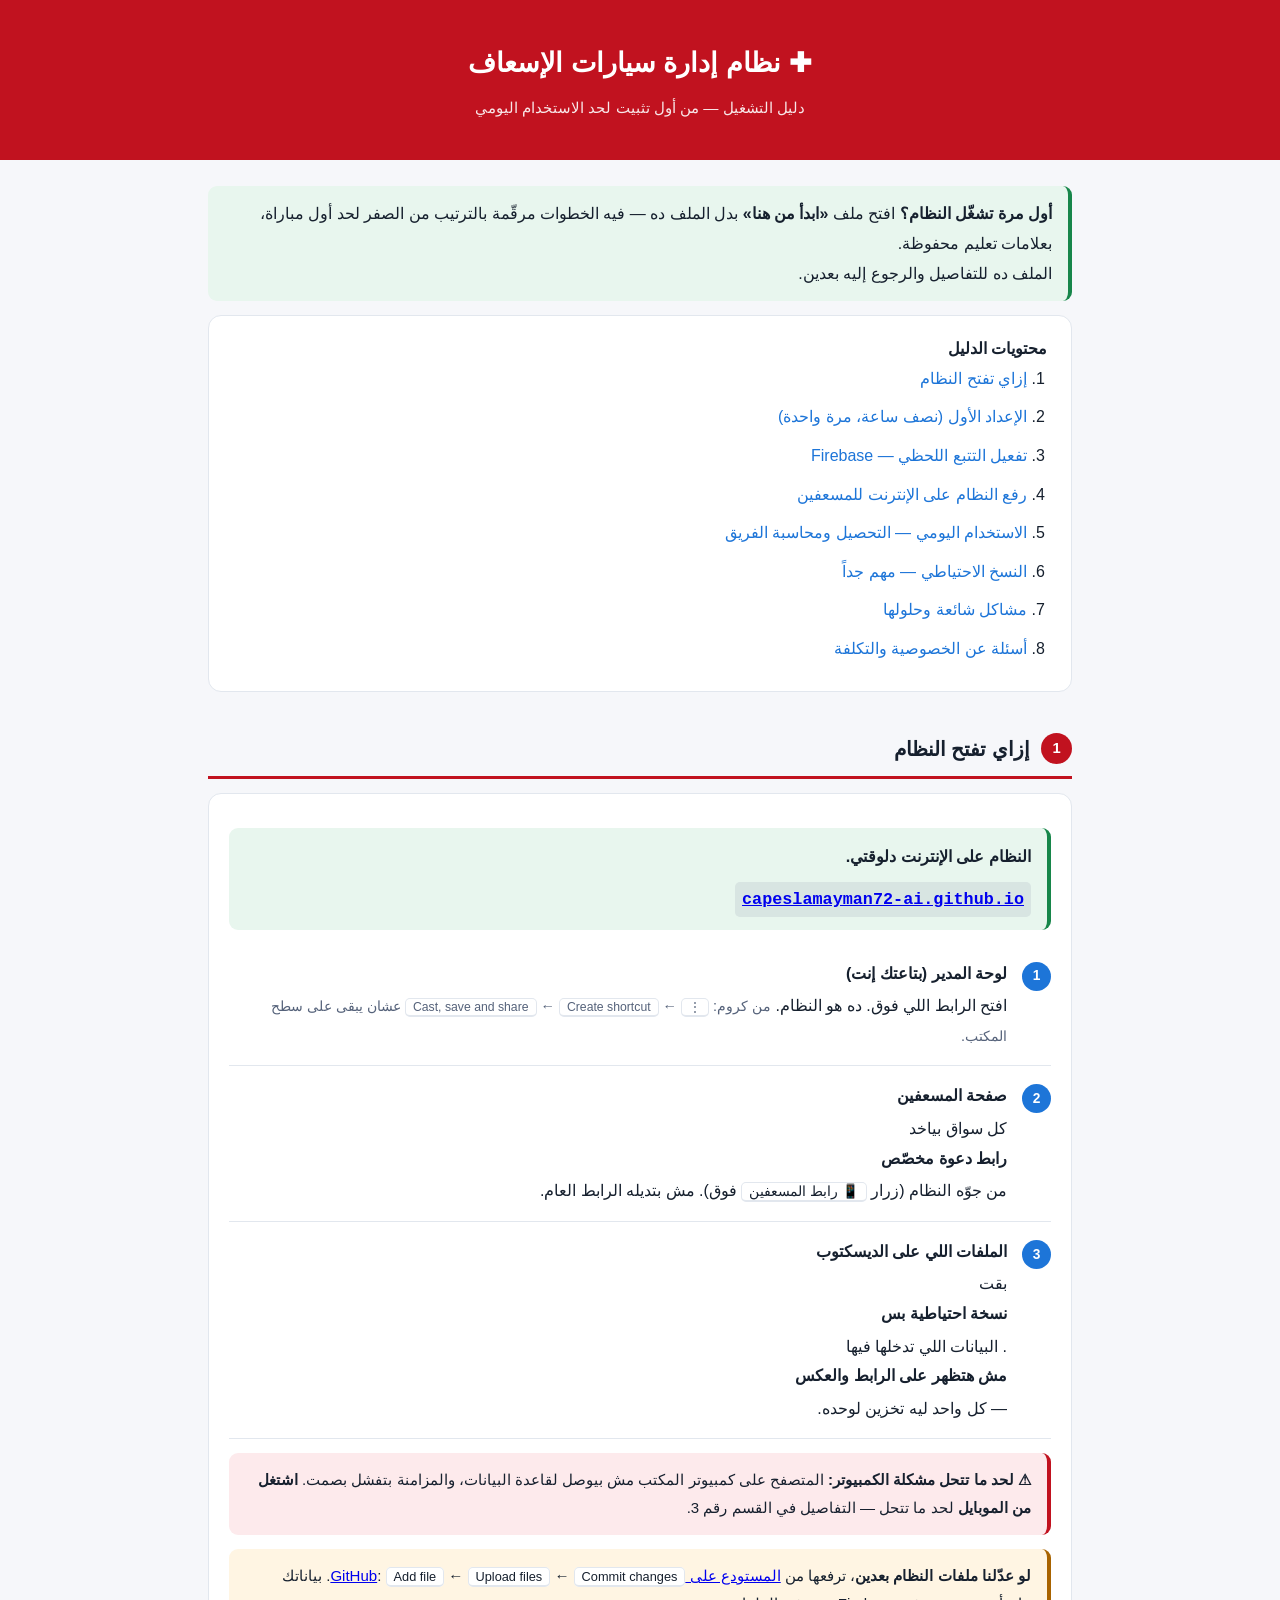
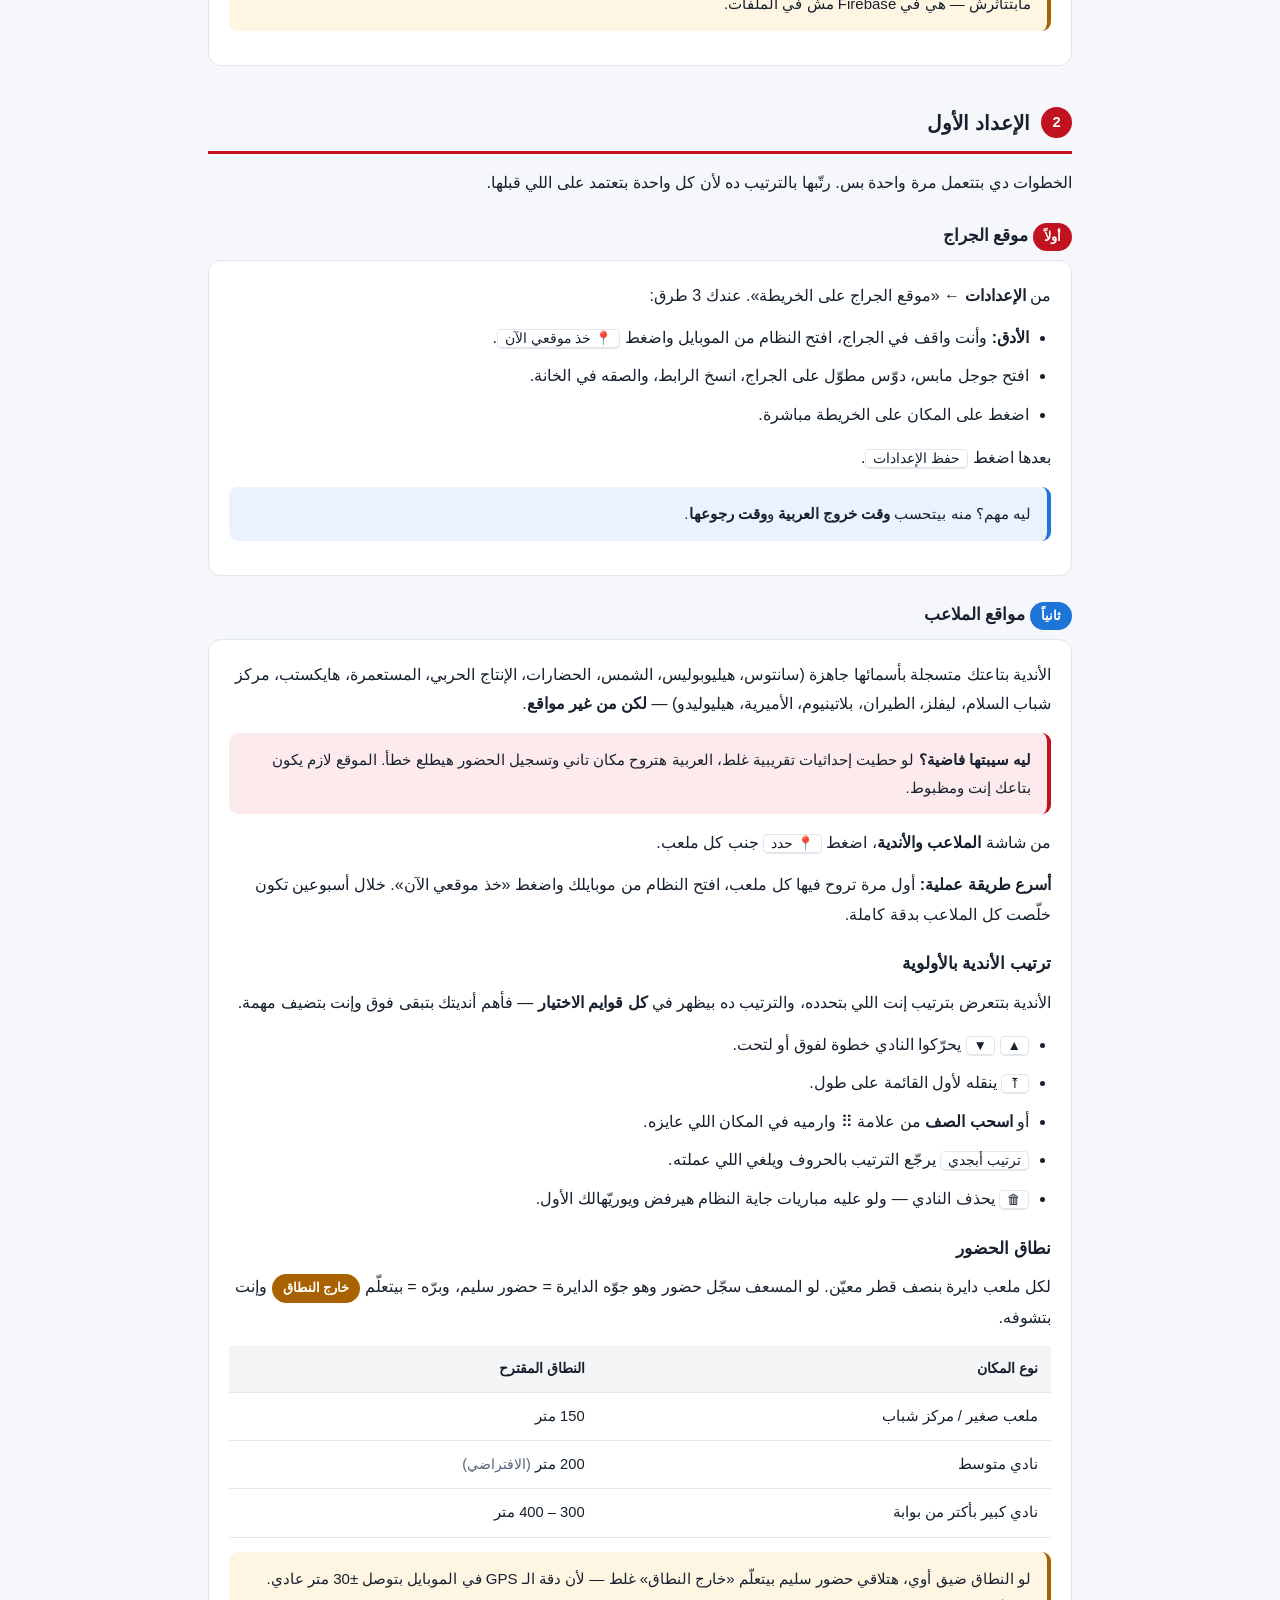
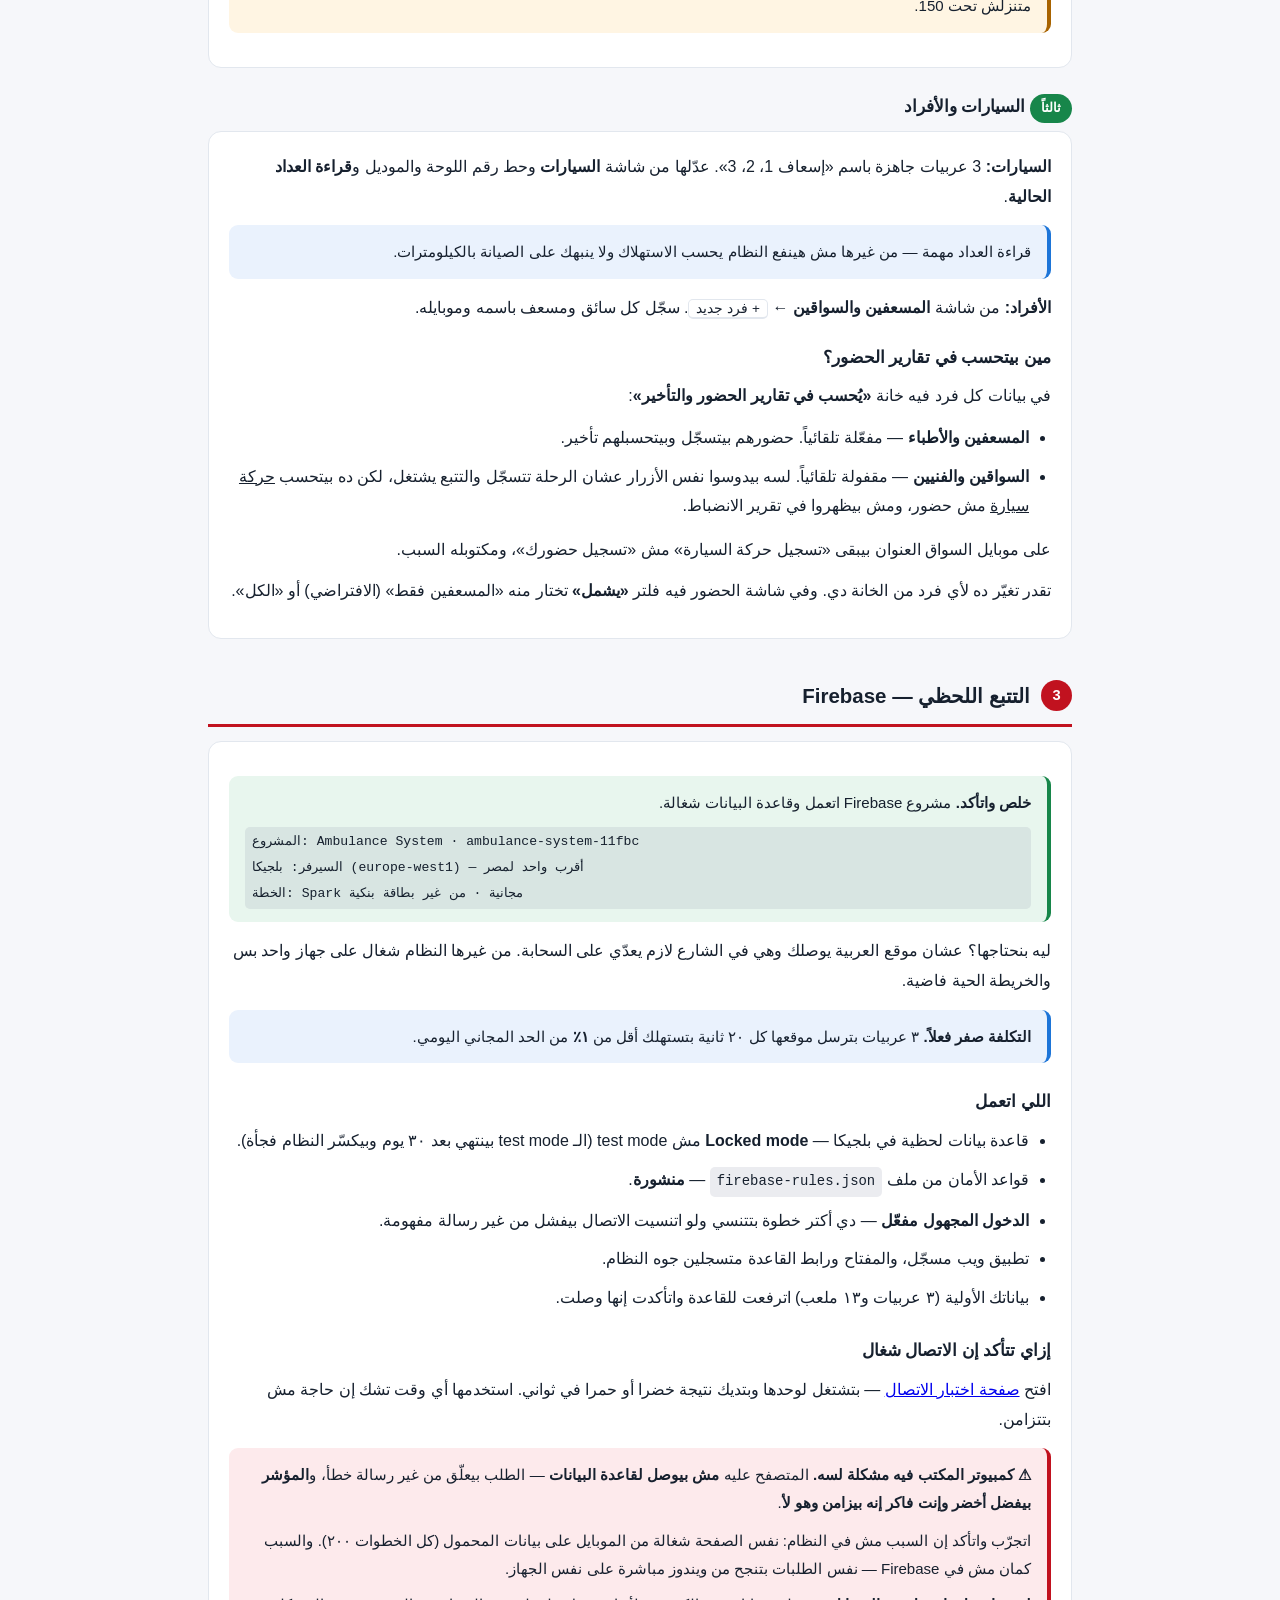
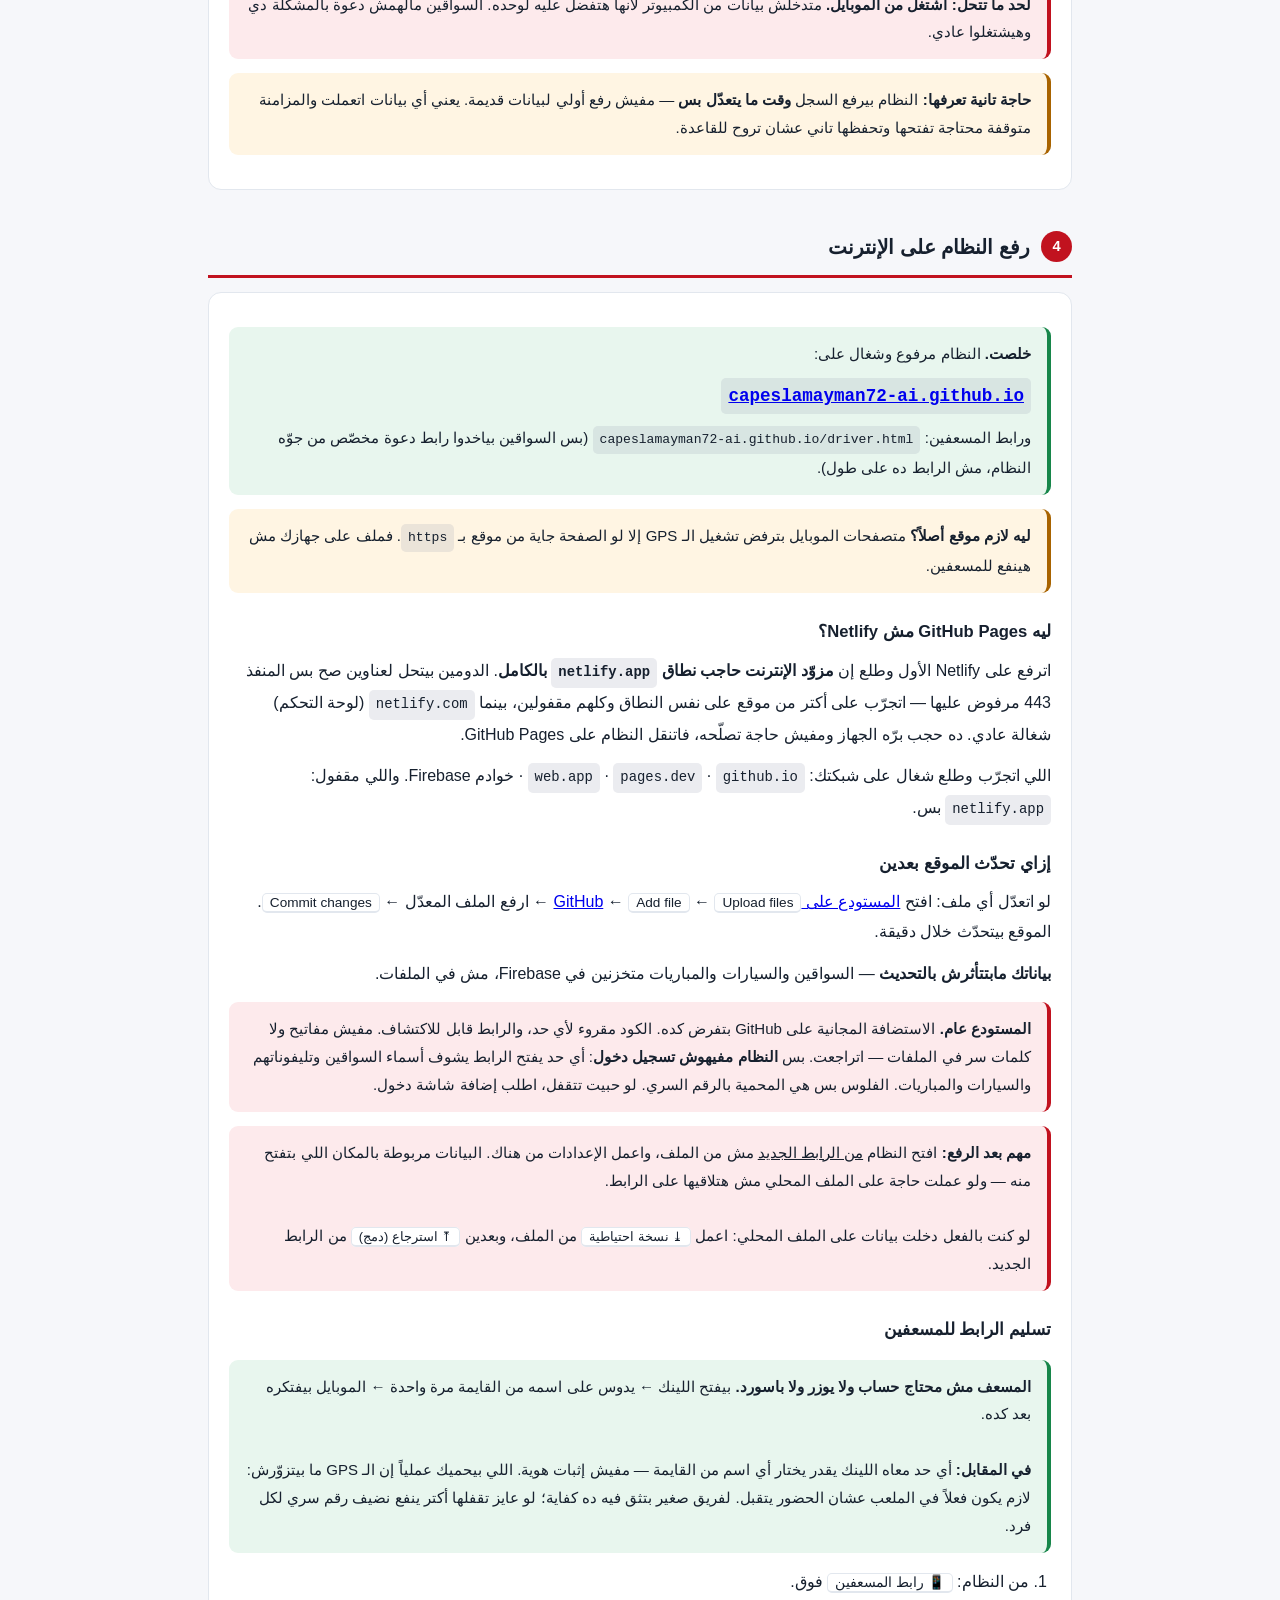
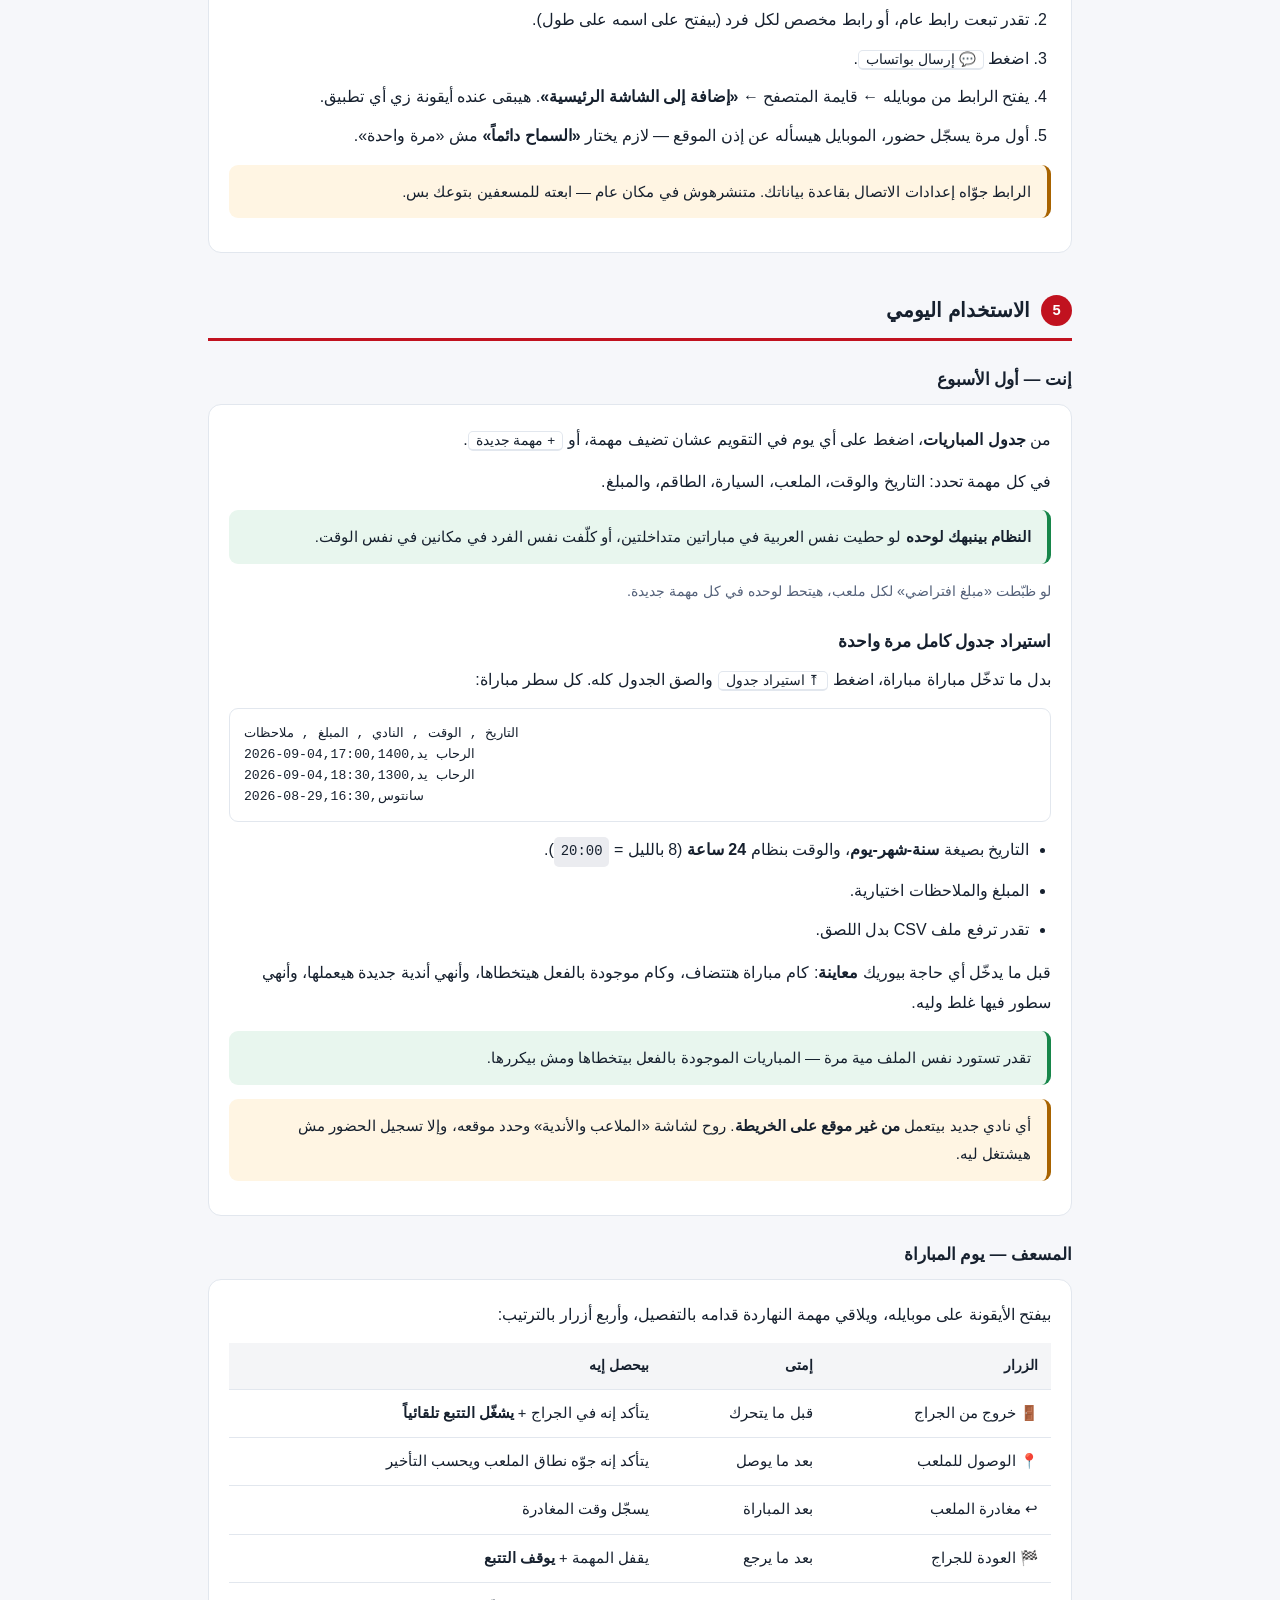
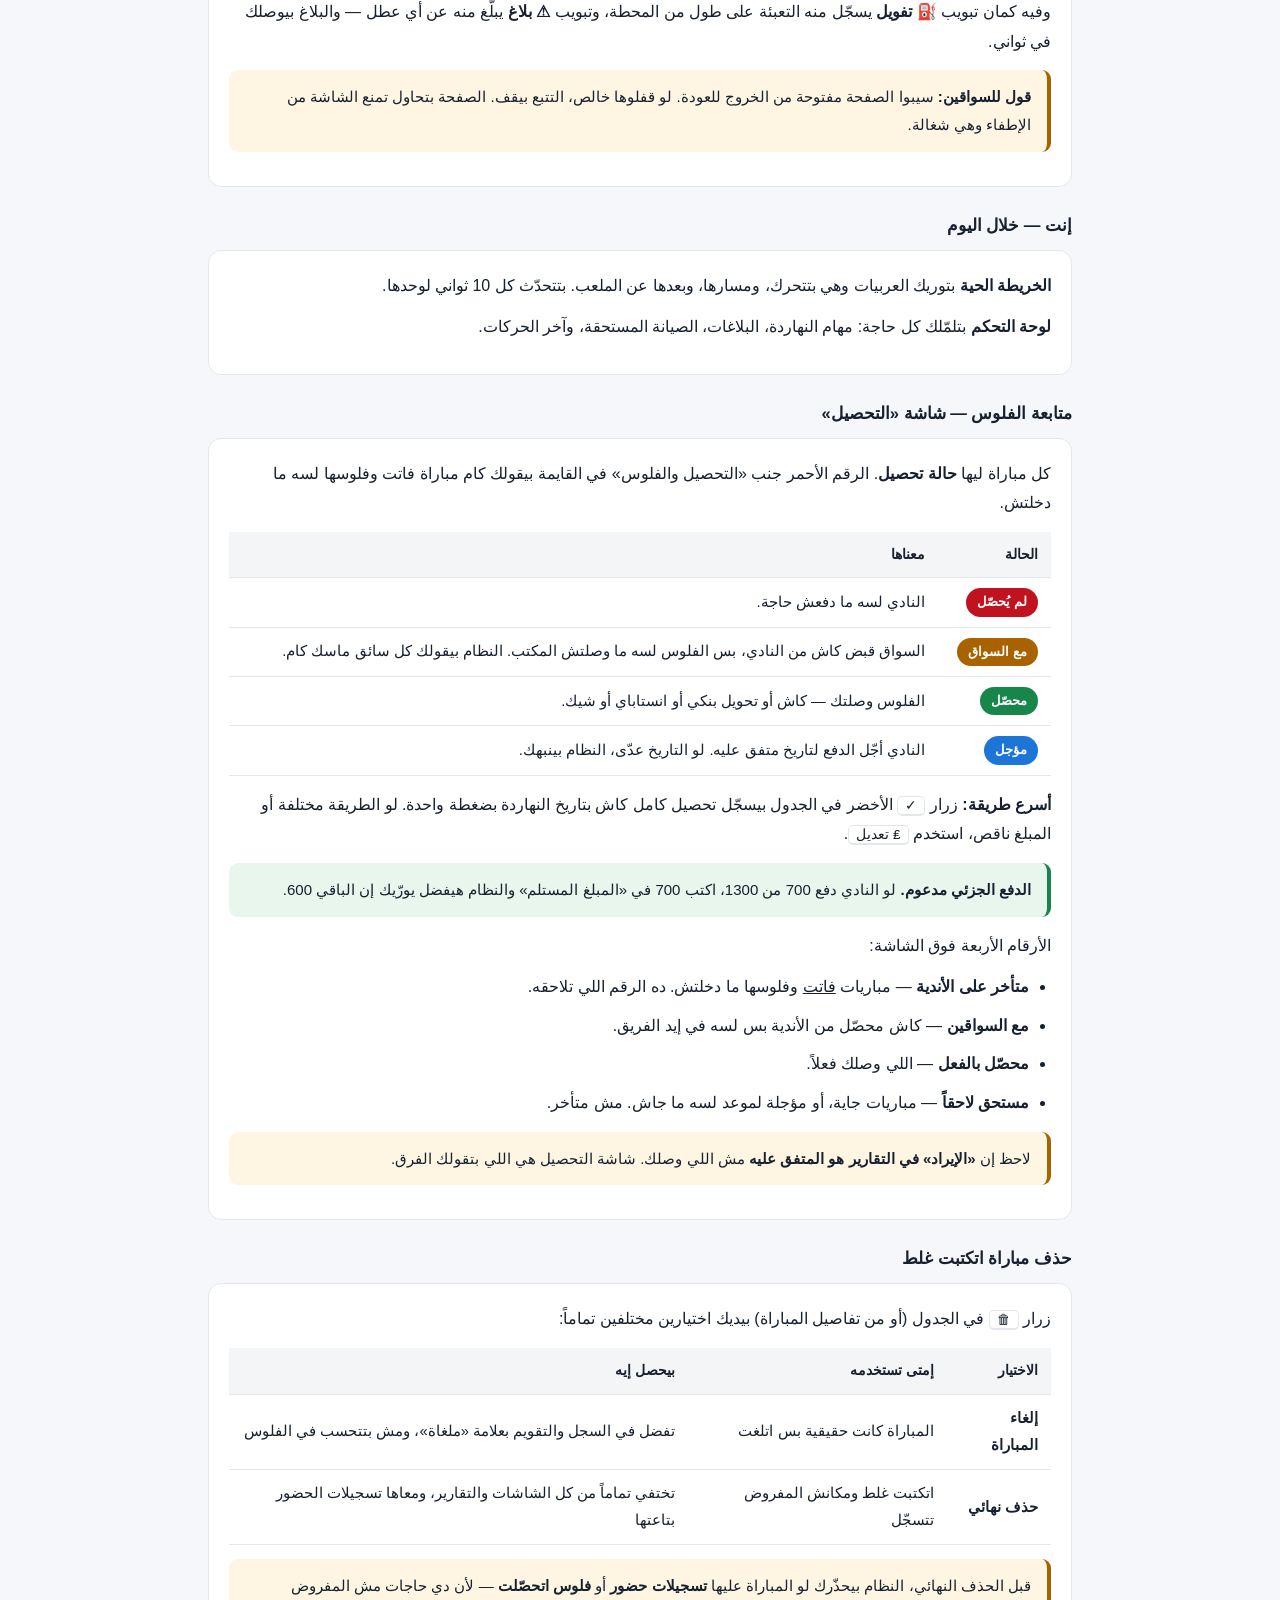
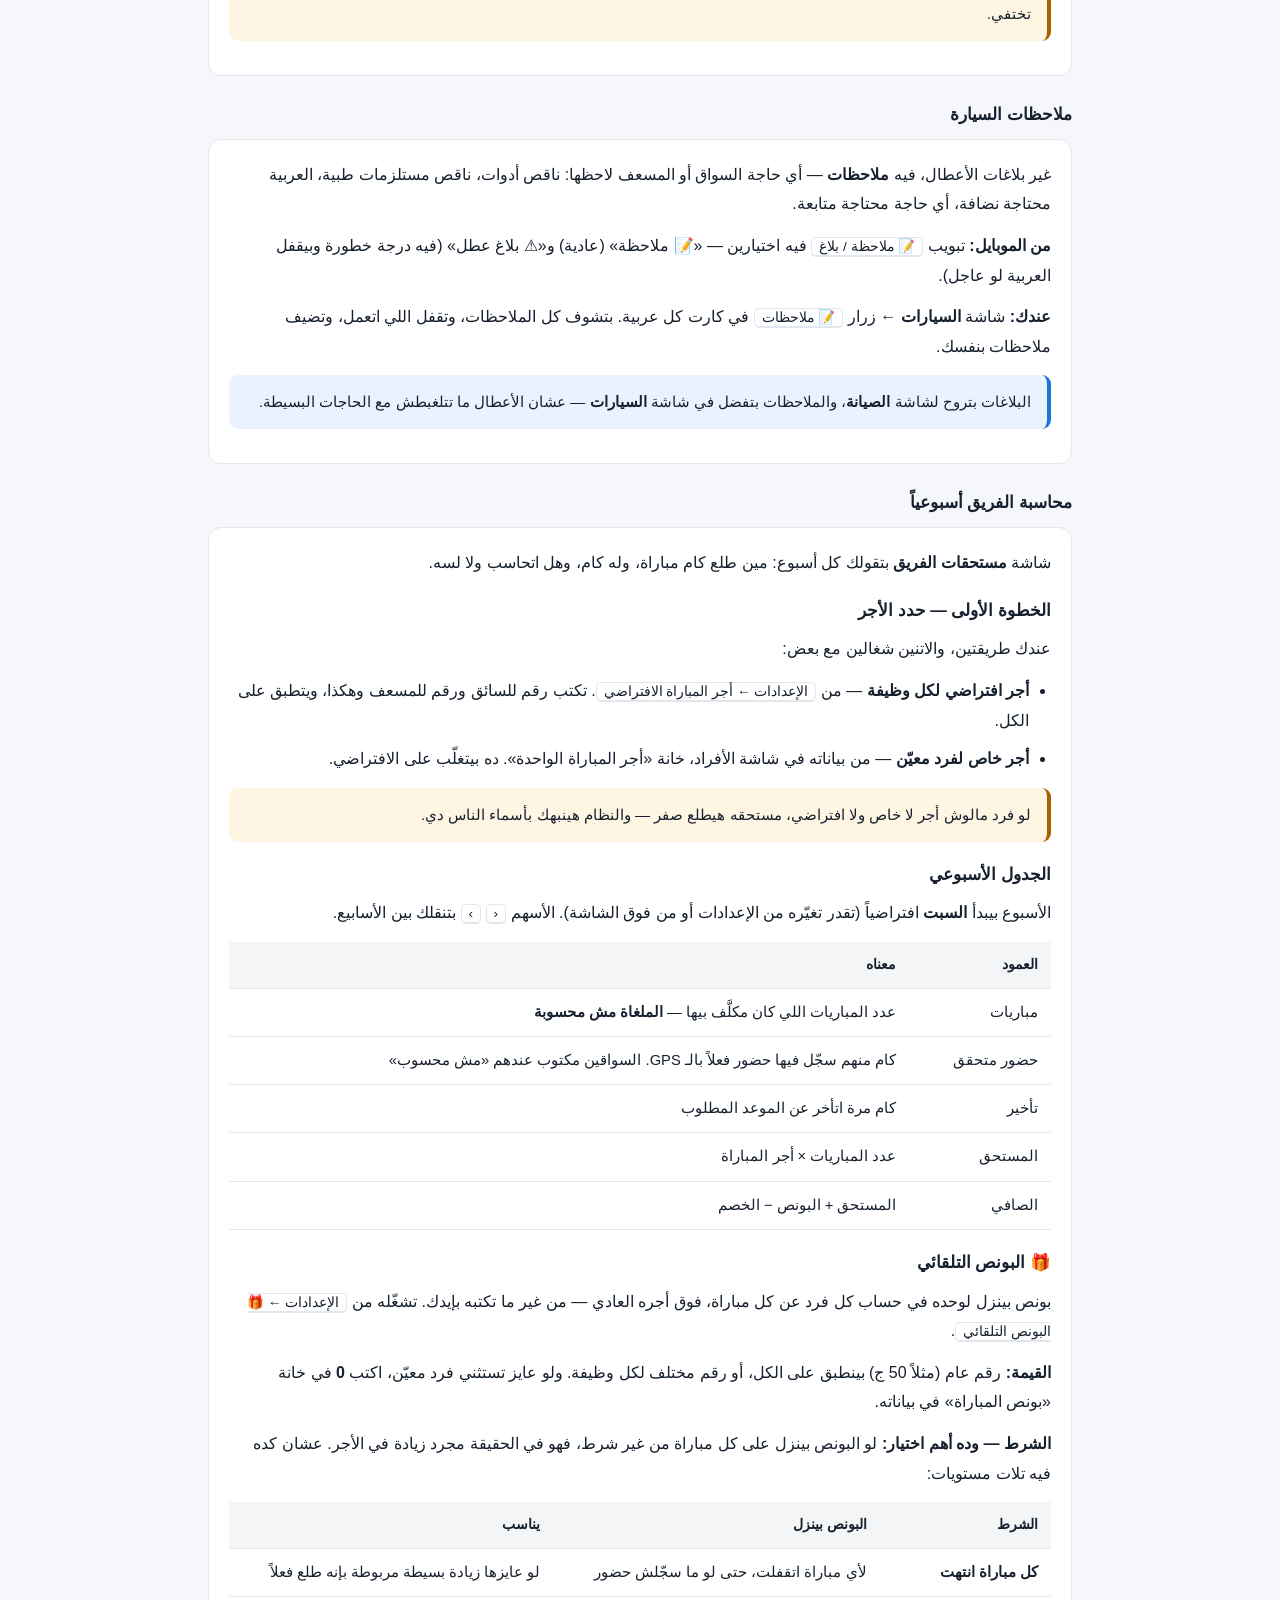
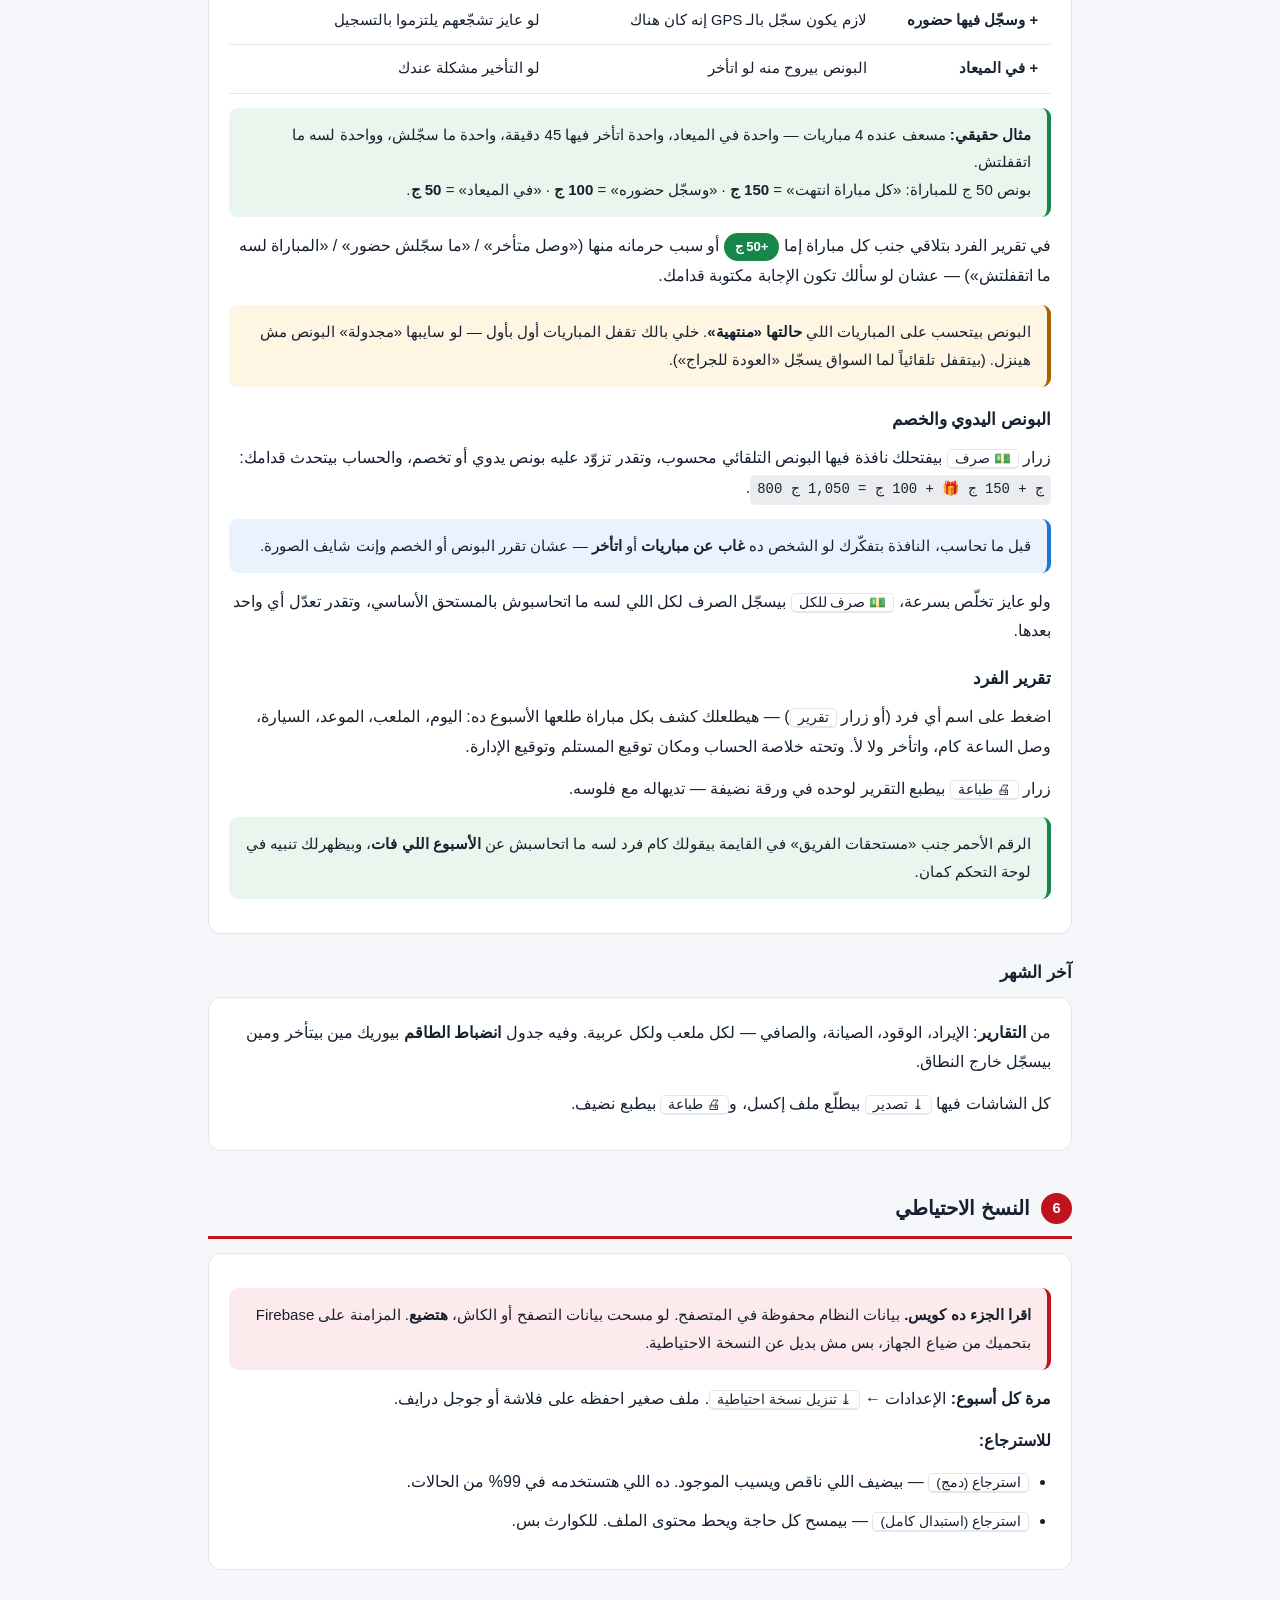
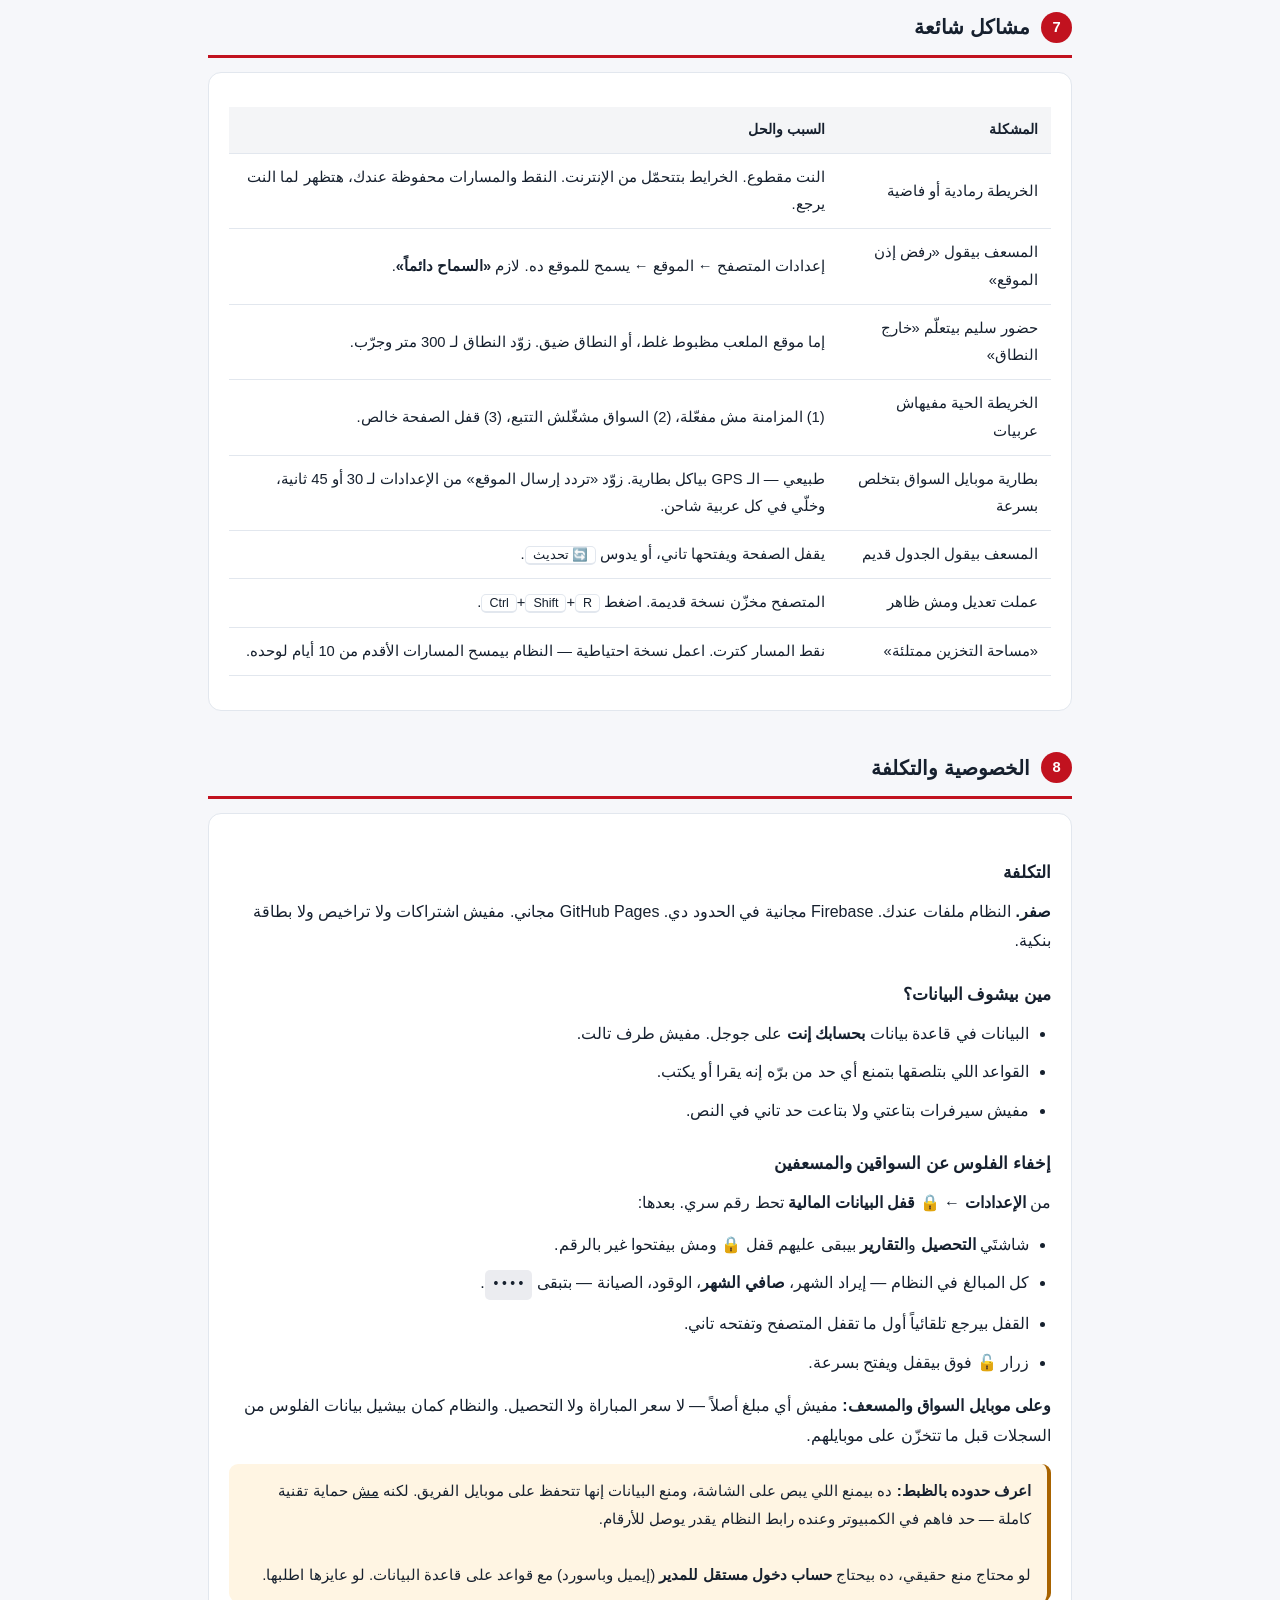
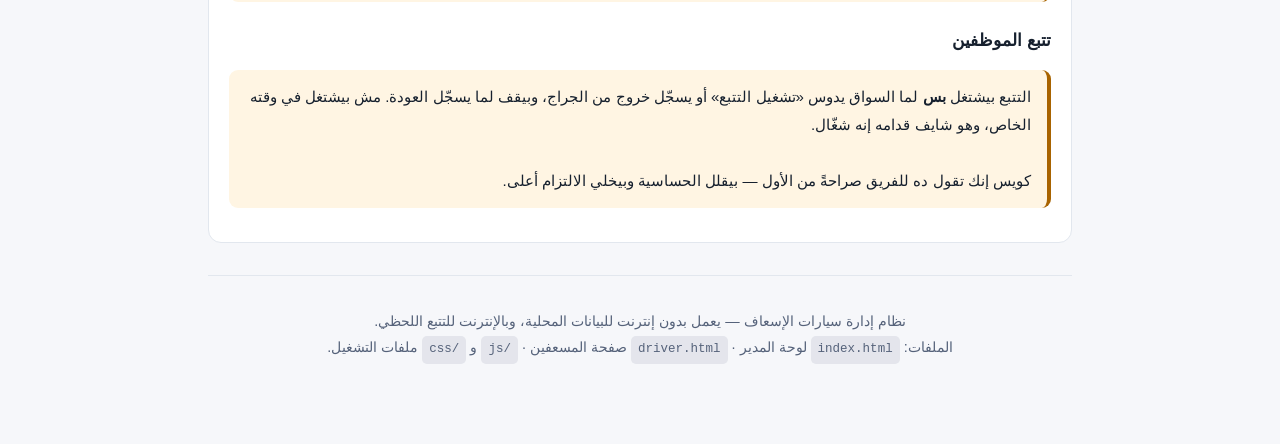
<file: دليل التشغيل.html>
<!DOCTYPE html>
<html lang="ar" dir="rtl">
<head>
<meta charset="utf-8">
<meta name="viewport" content="width=device-width, initial-scale=1">
<title>دليل تشغيل نظام الإسعاف</title>
<link rel="icon" href="data:image/svg+xml,<svg xmlns='http://www.w3.org/2000/svg' viewBox='0 0 100 100'><rect width='100' height='100' rx='20' fill='%23c1121f'/><path d='M50 22v56M22 50h56' stroke='white' stroke-width='14' stroke-linecap='round'/></svg>">
<style>
:root{--bg:#f6f7fa;--panel:#fff;--line:#e2e7ee;--ink:#16202e;--ink2:#55627a;--ink3:#8b97a8;
 --brand:#c1121f;--accent:#1d75d8;--ok:#17864a;--ok-bg:#e8f6ee;--warn:#a86300;--warn-bg:#fff5e3;
 --bad:#c1121f;--bad-bg:#fdeaec;--info-bg:#eaf2fd;}
@media(prefers-color-scheme:dark){:root{--bg:#10151c;--panel:#171d26;--line:#2a3340;--ink:#e8edf4;
 --ink2:#a3b0c2;--ink3:#6f7d90;--brand:#e63946;--accent:#4d9bff;--ok:#45c986;--ok-bg:#12301f;
 --warn:#ffc061;--warn-bg:#33260d;--bad:#ff6b78;--bad-bg:#33151a;--info-bg:#12253d;}}
*{box-sizing:border-box}
body{margin:0;background:var(--bg);color:var(--ink);direction:rtl;
 font-family:"Segoe UI",Tahoma,"Noto Naskh Arabic",Arial,sans-serif;font-size:16px;line-height:1.85}
.wrap{max-width:900px;margin:0 auto;padding:0 18px 80px}
header{background:var(--brand);color:#fff;padding:38px 18px;margin-bottom:26px;text-align:center}
header h1{margin:0 0 6px;font-size:1.7rem}
header p{margin:0;opacity:.9;font-size:.95rem}
h2{margin:38px 0 14px;font-size:1.28rem;padding-bottom:9px;border-bottom:3px solid var(--brand);
 display:flex;align-items:center;gap:11px}
h2 .n{background:var(--brand);color:#fff;width:31px;height:31px;border-radius:50%;
 display:grid;place-items:center;font-size:.92rem;flex:none}
h3{margin:24px 0 8px;font-size:1.04rem;color:var(--ink)}
p{margin:0 0 12px}
.card{background:var(--panel);border:1px solid var(--line);border-radius:13px;padding:20px;margin-bottom:16px}
.note{padding:13px 16px;border-radius:9px;margin:14px 0;background:var(--info-bg);
 border-inline-start:4px solid var(--accent);font-size:.94rem}
.note.warn{background:var(--warn-bg);border-inline-start-color:var(--warn)}
.note.bad{background:var(--bad-bg);border-inline-start-color:var(--bad)}
.note.ok{background:var(--ok-bg);border-inline-start-color:var(--ok)}
ol,ul{padding-inline-start:22px;margin:0 0 14px}
li{margin-bottom:9px}
code,.mono{font-family:ui-monospace,Consolas,monospace;background:rgba(128,140,160,.16);
 padding:2px 7px;border-radius:5px;font-size:.87em;direction:ltr;display:inline-block}
pre{background:var(--panel);border:1px solid var(--line);border-radius:9px;padding:14px;
 overflow-x:auto;direction:ltr;text-align:left;font-size:.82rem;line-height:1.6}
kbd{background:var(--panel);border:1px solid var(--line);border-bottom-width:2px;border-radius:5px;
 padding:1px 7px;font-size:.85em;font-family:inherit}
table{width:100%;border-collapse:collapse;margin:14px 0;font-size:.92rem}
th,td{padding:10px 13px;text-align:start;border-bottom:1px solid var(--line)}
th{background:rgba(128,140,160,.09);font-weight:700;font-size:.87rem}
.toc{background:var(--panel);border:1px solid var(--line);border-radius:13px;padding:18px 24px;margin-bottom:26px}
.toc ol{margin:0;padding-inline-start:20px}
.toc a{color:var(--accent);text-decoration:none}
.toc a:hover{text-decoration:underline}
.big-step{display:flex;gap:15px;align-items:flex-start;padding:15px 0;border-bottom:1px solid var(--line)}
.big-step:last-child{border-bottom:0}
.big-step .num{background:var(--accent);color:#fff;width:29px;height:29px;border-radius:50%;
 display:grid;place-items:center;font-weight:700;font-size:.86rem;flex:none;margin-top:3px}
.big-step .txt{flex:1}
.big-step .txt strong{display:block;margin-bottom:3px}
.pill{display:inline-block;background:var(--brand);color:#fff;padding:2px 11px;
 border-radius:20px;font-size:.82rem;font-weight:600}
.pill.g{background:var(--ok)}.pill.b{background:var(--accent)}.pill.y{background:var(--warn)}
hr{border:0;border-top:1px solid var(--line);margin:32px 0}
.small{font-size:.9rem;color:var(--ink2)}
</style>
</head>
<body>

<header>
  <h1>✚ نظام إدارة سيارات الإسعاف</h1>
  <p>دليل التشغيل — من أول تثبيت لحد الاستخدام اليومي</p>
</header>

<div class="wrap">

<div class="note ok" style="font-size:1rem">
  <strong>أول مرة تشغّل النظام؟</strong> افتح ملف <strong>«ابدأ من هنا»</strong> بدل الملف ده —
  فيه الخطوات مرقّمة بالترتيب من الصفر لحد أول مباراة، بعلامات تعليم محفوظة.
  <br>الملف ده للتفاصيل والرجوع إليه بعدين.
</div>

<div class="toc">
  <strong>محتويات الدليل</strong>
  <ol>
    <li><a href="#s1">إزاي تفتح النظام</a></li>
    <li><a href="#s2">الإعداد الأول (نصف ساعة، مرة واحدة)</a></li>
    <li><a href="#s3">تفعيل التتبع اللحظي — Firebase</a></li>
    <li><a href="#s4">رفع النظام على الإنترنت للمسعفين</a></li>
    <li><a href="#s5">الاستخدام اليومي — التحصيل ومحاسبة الفريق</a></li>
    <li><a href="#s6">النسخ الاحتياطي — مهم جداً</a></li>
    <li><a href="#s7">مشاكل شائعة وحلولها</a></li>
    <li><a href="#s8">أسئلة عن الخصوصية والتكلفة</a></li>
  </ol>
</div>

<!-- ============ 1 ============ -->
<h2 id="s1"><span class="n">1</span> إزاي تفتح النظام</h2>
<div class="card">
  <div class="note ok" style="font-size:1.02rem"><strong>النظام على الإنترنت دلوقتي.</strong>
    <p style="margin:10px 0 0"><a href="https://capeslamayman72-ai.github.io/" target="_blank"
      rel="noopener" class="mono" style="font-size:1.05rem"><strong>capeslamayman72-ai.github.io</strong></a></p></div>

  <div class="big-step"><div class="num">1</div><div class="txt">
    <strong>لوحة المدير (بتاعتك إنت)</strong>
    افتح الرابط اللي فوق. ده هو النظام.
    <span class="small">من كروم: <kbd>⋮</kbd> ← <kbd>Cast, save and share</kbd> ←
    <kbd>Create shortcut</kbd> عشان يبقى على سطح المكتب.</span>
  </div></div>

  <div class="big-step"><div class="num">2</div><div class="txt">
    <strong>صفحة المسعفين</strong>
    كل سواق بياخد <strong>رابط دعوة مخصّص</strong> من جوّه النظام (زرار
    <kbd>📱 رابط المسعفين</kbd> فوق). مش بتديله الرابط العام.
  </div></div>

  <div class="big-step"><div class="num">3</div><div class="txt">
    <strong>الملفات اللي على الديسكتوب</strong>
    بقت <strong>نسخة احتياطية بس</strong>. البيانات اللي تدخلها فيها
    <strong>مش هتظهر على الرابط والعكس</strong> — كل واحد ليه تخزين لوحده.
  </div></div>

  <div class="note bad"><strong>⚠ لحد ما تتحل مشكلة الكمبيوتر:</strong>
    المتصفح على كمبيوتر المكتب مش بيوصل لقاعدة البيانات، والمزامنة بتفشل بصمت.
    <strong>اشتغل من الموبايل</strong> لحد ما تتحل — التفاصيل في القسم رقم 3.</div>

  <div class="note warn"><strong>لو عدّلنا ملفات النظام بعدين</strong>، ترفعها من
    <a href="https://github.com/capeslamayman72-ai/capeslamayman72-ai.github.io" target="_blank"
       rel="noopener">المستودع على GitHub</a>:
    <kbd>Add file</kbd> ← <kbd>Upload files</kbd> ← <kbd>Commit changes</kbd>.
    بياناتك مابتتأثرش — هي في Firebase مش في الملفات.</div>
</div>

<!-- ============ 2 ============ -->
<h2 id="s2"><span class="n">2</span> الإعداد الأول</h2>
<p>الخطوات دي بتتعمل مرة واحدة بس. رتّبها بالترتيب ده لأن كل واحدة بتعتمد على اللي قبلها.</p>

<h3><span class="pill">أولاً</span> موقع الجراج</h3>
<div class="card">
  <p>من <strong>الإعدادات</strong> ← «موقع الجراج على الخريطة». عندك 3 طرق:</p>
  <ul>
    <li><strong>الأدق:</strong> وأنت واقف في الجراج، افتح النظام من الموبايل واضغط <kbd>📍 خذ موقعي الآن</kbd>.</li>
    <li>افتح جوجل مابس، دوّس مطوّل على الجراج، انسخ الرابط، والصقه في الخانة.</li>
    <li>اضغط على المكان على الخريطة مباشرة.</li>
  </ul>
  <p>بعدها اضغط <kbd>حفظ الإعدادات</kbd>.</p>
  <div class="note">ليه مهم؟ منه بيتحسب <strong>وقت خروج العربية</strong> و<strong>وقت رجوعها</strong>.</div>
</div>

<h3><span class="pill b">ثانياً</span> مواقع الملاعب</h3>
<div class="card">
  <p>الأندية بتاعتك متسجلة بأسمائها جاهزة (سانتوس، هيليوبوليس، الشمس، الحضارات، الإنتاج الحربي،
     المستعمرة، هايكستب، مركز شباب السلام، ليفلز، الطيران، بلاتينيوم، الأميرية، هيليوليدو) —
     <strong>لكن من غير مواقع</strong>.</p>
  <div class="note bad"><strong>ليه سيبتها فاضية؟</strong> لو حطيت إحداثيات تقريبية غلط، العربية هتروح مكان تاني
    وتسجيل الحضور هيطلع خطأ. الموقع لازم يكون بتاعك إنت ومظبوط.</div>
  <p>من شاشة <strong>الملاعب والأندية</strong>، اضغط <kbd>📍 حدد</kbd> جنب كل ملعب.</p>
  <p><strong>أسرع طريقة عملية:</strong> أول مرة تروح فيها كل ملعب، افتح النظام من موبايلك
     واضغط «خذ موقعي الآن». خلال أسبوعين تكون خلّصت كل الملاعب بدقة كاملة.</p>

  <h3 style="margin-top:20px">ترتيب الأندية بالأولوية</h3>
  <p>الأندية بتتعرض بترتيب إنت اللي بتحدده، والترتيب ده بيظهر في <strong>كل قوايم الاختيار</strong> —
     فأهم أنديتك بتبقى فوق وإنت بتضيف مهمة.</p>
  <ul>
    <li><kbd>▲</kbd> <kbd>▼</kbd> يحرّكوا النادي خطوة لفوق أو لتحت.</li>
    <li><kbd>⤒</kbd> ينقله لأول القائمة على طول.</li>
    <li>أو <strong>اسحب الصف</strong> من علامة ⠿ وارميه في المكان اللي عايزه.</li>
    <li><kbd>ترتيب أبجدي</kbd> يرجّع الترتيب بالحروف ويلغي اللي عملته.</li>
    <li><kbd>🗑</kbd> يحذف النادي — ولو عليه مباريات جاية النظام هيرفض ويوريّهالك الأول.</li>
  </ul>

  <h3 style="margin-top:20px">نطاق الحضور</h3>
  <p>لكل ملعب دايرة بنصف قطر معيّن. لو المسعف سجّل حضور وهو جوّه الدايرة = حضور سليم،
     وبرّه = بيتعلّم <span class="pill y">خارج النطاق</span> وإنت بتشوفه.</p>
  <table>
    <tr><th>نوع المكان</th><th>النطاق المقترح</th></tr>
    <tr><td>ملعب صغير / مركز شباب</td><td>150 متر</td></tr>
    <tr><td>نادي متوسط</td><td>200 متر <span class="small">(الافتراضي)</span></td></tr>
    <tr><td>نادي كبير بأكتر من بوابة</td><td>300 – 400 متر</td></tr>
  </table>
  <div class="note warn">لو النطاق ضيق أوي، هتلاقي حضور سليم بيتعلّم «خارج النطاق» غلط —
    لأن دقة الـ GPS في الموبايل بتوصل ±30 متر عادي. متنزلش تحت 150.</div>
</div>

<h3><span class="pill g">ثالثاً</span> السيارات والأفراد</h3>
<div class="card">
  <p><strong>السيارات:</strong> 3 عربيات جاهزة باسم «إسعاف 1، 2، 3». عدّلها من شاشة
     <strong>السيارات</strong> وحط رقم اللوحة والموديل و<strong>قراءة العداد الحالية</strong>.</p>
  <div class="note">قراءة العداد مهمة — من غيرها مش هينفع النظام يحسب الاستهلاك ولا ينبهك على الصيانة بالكيلومترات.</div>
  <p><strong>الأفراد:</strong> من شاشة <strong>المسعفين والسواقين</strong> ← <kbd>+ فرد جديد</kbd>.
     سجّل كل سائق ومسعف باسمه وموبايله.</p>

  <h3 style="margin-top:20px">مين بيتحسب في تقارير الحضور؟</h3>
  <p>في بيانات كل فرد فيه خانة <strong>«يُحسب في تقارير الحضور والتأخير»</strong>:</p>
  <ul>
    <li><strong>المسعفين والأطباء</strong> — مفعّلة تلقائياً. حضورهم بيتسجّل وبيتحسبلهم تأخير.</li>
    <li><strong>السواقين والفنيين</strong> — مقفولة تلقائياً. لسه بيدوسوا نفس الأزرار
        عشان الرحلة تتسجّل والتتبع يشتغل، لكن ده بيتحسب <u>حركة سيارة</u> مش حضور،
        ومش بيظهروا في تقرير الانضباط.</li>
  </ul>
  <p>على موبايل السواق العنوان بيبقى «تسجيل حركة السيارة» مش «تسجيل حضورك»، ومكتوبله السبب.</p>
  <p>تقدر تغيّر ده لأي فرد من الخانة دي. وفي شاشة الحضور فيه فلتر <strong>«يشمل»</strong>
     تختار منه «المسعفين فقط» (الافتراضي) أو «الكل».</p>
</div>

<!-- ============ 3 ============ -->
<h2 id="s3"><span class="n">3</span> التتبع اللحظي — Firebase</h2>
<div class="card">
  <div class="note ok"><strong>خلص واتأكد.</strong> مشروع Firebase اتعمل وقاعدة البيانات شغالة.
    <div class="mono" style="display:block;margin-top:10px;font-size:.82rem;line-height:2">
      المشروع: Ambulance System · ambulance-system-11fbc<br>
      السيرفر: بلجيكا (europe-west1) — أقرب واحد لمصر<br>
      الخطة: Spark مجانية · من غير بطاقة بنكية
    </div></div>

  <p>ليه بنحتاجها؟ عشان موقع العربية يوصلك وهي في الشارع لازم يعدّي على السحابة.
     من غيرها النظام شغال على جهاز واحد بس والخريطة الحية فاضية.</p>

  <div class="note"><strong>التكلفة صفر فعلاً.</strong> ٣ عربيات بترسل موقعها كل ٢٠ ثانية
    بتستهلك أقل من <strong>١٪</strong> من الحد المجاني اليومي.</div>

  <h3>اللي اتعمل</h3>
  <ul>
    <li>قاعدة بيانات لحظية في بلجيكا — <strong>Locked mode</strong> مش test mode
        (الـ test mode بينتهي بعد ٣٠ يوم وبيكسّر النظام فجأة).</li>
    <li>قواعد الأمان من ملف <code>firebase-rules.json</code> — <strong>منشورة</strong>.</li>
    <li><strong>الدخول المجهول مفعّل</strong> — دي أكتر خطوة بتتنسي ولو اتنسيت الاتصال بيفشل
        من غير رسالة مفهومة.</li>
    <li>تطبيق ويب مسجّل، والمفتاح ورابط القاعدة متسجلين جوه النظام.</li>
    <li>بياناتك الأولية (٣ عربيات و١٣ ملعب) اترفعت للقاعدة واتأكدت إنها وصلت.</li>
  </ul>

  <h3>إزاي تتأكد إن الاتصال شغال</h3>
  <p>افتح <a href="https://capeslamayman72-ai.github.io/nettest.html" target="_blank" rel="noopener">
     صفحة اختبار الاتصال</a> — بتشتغل لوحدها وبتديك نتيجة خضرا أو حمرا في ثواني.
     استخدمها أي وقت تشك إن حاجة مش بتتزامن.</p>

  <div class="note bad"><strong>⚠ كمبيوتر المكتب فيه مشكلة لسه.</strong>
    المتصفح عليه <strong>مش بيوصل لقاعدة البيانات</strong> — الطلب بيعلّق من غير رسالة خطأ،
    و<strong>المؤشر بيفضل أخضر وإنت فاكر إنه بيزامن وهو لأ</strong>.
    <p style="margin:10px 0 0">اتجرّب واتأكد إن السبب مش في النظام: نفس الصفحة شغالة
    من الموبايل على بيانات المحمول (كل الخطوات ٢٠٠). والسبب كمان مش في Firebase —
    نفس الطلبات بتنجح من ويندوز مباشرة على نفس الجهاز.</p>
    <p style="margin:8px 0 0"><strong>لحد ما تتحل: اشتغل من الموبايل.</strong>
    متدخلش بيانات من الكمبيوتر لأنها هتفضل عليه لوحده.
    السواقين مالهمش دعوة بالمشكلة دي وهيشتغلوا عادي.</p></div>

  <div class="note warn"><strong>حاجة تانية تعرفها:</strong> النظام بيرفع السجل
    <strong>وقت ما يتعدّل بس</strong> — مفيش رفع أولي لبيانات قديمة. يعني أي بيانات
    اتعملت والمزامنة متوقفة محتاجة تفتحها وتحفظها تاني عشان تروح للقاعدة.</div>
</div>
<!-- ============ 4 ============ -->
<h2 id="s4"><span class="n">4</span> رفع النظام على الإنترنت</h2>
<div class="card">
  <div class="note ok"><strong>خلصت.</strong> النظام مرفوع وشغال على:
    <p style="margin:10px 0"><a href="https://capeslamayman72-ai.github.io/" target="_blank"
      rel="noopener" class="mono" style="font-size:1.1rem"><strong>capeslamayman72-ai.github.io</strong></a></p>
    ورابط المسعفين: <code class="mono">capeslamayman72-ai.github.io/driver.html</code>
    (بس السواقين بياخدوا رابط دعوة مخصّص من جوّه النظام، مش الرابط ده على طول).</div>

  <div class="note warn"><strong>ليه لازم موقع أصلاً؟</strong> متصفحات الموبايل بترفض تشغيل الـ GPS
    إلا لو الصفحة جاية من موقع بـ <code>https</code>. فملف على جهازك مش هينفع للمسعفين.</div>

  <h3>ليه GitHub Pages مش Netlify؟</h3>
  <p>اترفع على Netlify الأول وطلع إن <strong>مزوّد الإنترنت حاجب نطاق <code>netlify.app</code> بالكامل</strong>.
     الدومين بيتحل لعناوين صح بس المنفذ 443 مرفوض عليها — اتجرّب على أكتر من موقع على نفس النطاق
     وكلهم مقفولين، بينما <code>netlify.com</code> (لوحة التحكم) شغالة عادي.
     ده حجب برّه الجهاز ومفيش حاجة تصلّحه، فاتنقل النظام على GitHub Pages.</p>
  <p>اللي اتجرّب وطلع شغال على شبكتك: <code>github.io</code> · <code>pages.dev</code> ·
     <code>web.app</code> · خوادم Firebase. واللي مقفول: <code>netlify.app</code> بس.</p>

  <h3>إزاي تحدّث الموقع بعدين</h3>
  <p>لو اتعدّل أي ملف: افتح
     <a href="https://github.com/capeslamayman72-ai/capeslamayman72-ai.github.io" target="_blank"
        rel="noopener">المستودع على GitHub</a> ←
     <kbd>Add file</kbd> ← <kbd>Upload files</kbd> ← ارفع الملف المعدّل ← <kbd>Commit changes</kbd>.
     الموقع بيتحدّث خلال دقيقة.</p>
  <p><strong>بياناتك مابتتأثرش بالتحديث</strong> — السواقين والسيارات والمباريات متخزنين في Firebase،
     مش في الملفات.</p>

  <div class="note bad"><strong>المستودع عام.</strong> الاستضافة المجانية على GitHub بتفرض كده.
    الكود مقروء لأي حد، والرابط قابل للاكتشاف. مفيش مفاتيح ولا كلمات سر في الملفات — اتراجعت.
    بس <strong>النظام مفيهوش تسجيل دخول</strong>: أي حد يفتح الرابط يشوف أسماء السواقين
    وتليفوناتهم والسيارات والمباريات. الفلوس بس هي المحمية بالرقم السري.
    لو حبيت تتقفل، اطلب إضافة شاشة دخول.</div>
  <div class="note bad"><strong>مهم بعد الرفع:</strong> افتح النظام <u>من الرابط الجديد</u> مش من الملف،
    واعمل الإعدادات من هناك. البيانات مربوطة بالمكان اللي بتفتح منه —
    ولو عملت حاجة على الملف المحلي مش هتلاقيها على الرابط.<br><br>
    لو كنت بالفعل دخلت بيانات على الملف المحلي: اعمل
    <kbd>⤓ نسخة احتياطية</kbd> من الملف، وبعدين <kbd>⤒ استرجاع (دمج)</kbd> من الرابط الجديد.</div>

  <h3>تسليم الرابط للمسعفين</h3>
  <div class="note ok"><strong>المسعف مش محتاج حساب ولا يوزر ولا باسورد.</strong>
    بيفتح اللينك ← يدوس على اسمه من القايمة مرة واحدة ← الموبايل بيفتكره بعد كده.
    <br><br>
    <strong>في المقابل:</strong> أي حد معاه اللينك يقدر يختار أي اسم من القايمة — مفيش إثبات هوية.
    اللي بيحميك عملياً إن الـ GPS ما بيتزوّرش: لازم يكون فعلاً في الملعب عشان الحضور يتقبل.
    لفريق صغير بتثق فيه ده كفاية؛ لو عايز تقفلها أكتر ينفع نضيف رقم سري لكل فرد.</div>
  <ol>
    <li>من النظام: <kbd>📱 رابط المسعفين</kbd> فوق.</li>
    <li>تقدر تبعت رابط عام، أو رابط مخصص لكل فرد (بيفتح على اسمه على طول).</li>
    <li>اضغط <kbd>💬 إرسال بواتساب</kbd>.</li>
    <li>يفتح الرابط من موبايله ← قايمة المتصفح ← <strong>«إضافة إلى الشاشة الرئيسية»</strong>.
        هيبقى عنده أيقونة زي أي تطبيق.</li>
    <li>أول مرة يسجّل حضور، الموبايل هيسأله عن إذن الموقع — لازم يختار
        <strong>«السماح دائماً»</strong> مش «مرة واحدة».</li>
  </ol>
  <div class="note warn">الرابط جوّاه إعدادات الاتصال بقاعدة بياناتك. متنشرهوش في مكان عام —
    ابعته للمسعفين بتوعك بس.</div>
</div>

<!-- ============ 5 ============ -->
<h2 id="s5"><span class="n">5</span> الاستخدام اليومي</h2>

<h3>إنت — أول الأسبوع</h3>
<div class="card">
  <p>من <strong>جدول المباريات</strong>، اضغط على أي يوم في التقويم عشان تضيف مهمة، أو <kbd>+ مهمة جديدة</kbd>.</p>
  <p>في كل مهمة تحدد: التاريخ والوقت، الملعب، السيارة، الطاقم، والمبلغ.</p>
  <div class="note ok"><strong>النظام بينبهك لوحده</strong> لو حطيت نفس العربية في مباراتين متداخلتين،
    أو كلّفت نفس الفرد في مكانين في نفس الوقت.</div>
  <p class="small">لو ظبّطت «مبلغ افتراضي» لكل ملعب، هيتحط لوحده في كل مهمة جديدة.</p>

  <h3 style="margin-top:22px">استيراد جدول كامل مرة واحدة</h3>
  <p>بدل ما تدخّل مباراة مباراة، اضغط <kbd>⤒ استيراد جدول</kbd> والصق الجدول كله. كل سطر مباراة:</p>
  <pre>التاريخ , الوقت , النادي , المبلغ , ملاحظات
2026-09-04,17:00,الرحاب يد,1400
2026-09-04,18:30,الرحاب يد,1300
2026-08-29,16:30,سانتوس</pre>
  <ul>
    <li>التاريخ بصيغة <strong>سنة-شهر-يوم</strong>، والوقت بنظام <strong>24 ساعة</strong> (8 بالليل = <code>20:00</code>).</li>
    <li>المبلغ والملاحظات اختيارية.</li>
    <li>تقدر ترفع ملف CSV بدل اللصق.</li>
  </ul>
  <p>قبل ما يدخّل أي حاجة بيوريك <strong>معاينة</strong>: كام مباراة هتتضاف، وكام موجودة بالفعل هيتخطاها،
     وأنهي أندية جديدة هيعملها، وأنهي سطور فيها غلط وليه.</p>
  <div class="note ok">تقدر تستورد نفس الملف مية مرة — المباريات الموجودة بالفعل بيتخطاها ومش بيكررها.</div>
  <div class="note warn">أي نادي جديد بيتعمل <strong>من غير موقع على الخريطة</strong>.
    روح لشاشة «الملاعب والأندية» وحدد موقعه، وإلا تسجيل الحضور مش هيشتغل ليه.</div>
</div>

<h3>المسعف — يوم المباراة</h3>
<div class="card">
  <p>بيفتح الأيقونة على موبايله، ويلاقي مهمة النهاردة قدامه بالتفصيل، وأربع أزرار بالترتيب:</p>
  <table>
    <tr><th>الزرار</th><th>إمتى</th><th>بيحصل إيه</th></tr>
    <tr><td>🚪 خروج من الجراج</td><td>قبل ما يتحرك</td><td>يتأكد إنه في الجراج + <strong>يشغّل التتبع تلقائياً</strong></td></tr>
    <tr><td>📍 الوصول للملعب</td><td>بعد ما يوصل</td><td>يتأكد إنه جوّه نطاق الملعب ويحسب التأخير</td></tr>
    <tr><td>↩ مغادرة الملعب</td><td>بعد المباراة</td><td>يسجّل وقت المغادرة</td></tr>
    <tr><td>🏁 العودة للجراج</td><td>بعد ما يرجع</td><td>يقفل المهمة + <strong>يوقف التتبع</strong></td></tr>
  </table>
  <p>وفيه كمان تبويب <strong>⛽ تفويل</strong> يسجّل منه التعبئة على طول من المحطة،
     وتبويب <strong>⚠ بلاغ</strong> يبلّغ منه عن أي عطل — والبلاغ بيوصلك في ثواني.</p>
  <div class="note warn"><strong>قول للسواقين:</strong> سيبوا الصفحة مفتوحة من الخروج للعودة.
    لو قفلوها خالص، التتبع بيقف. الصفحة بتحاول تمنع الشاشة من الإطفاء وهي شغالة.</div>
</div>

<h3>إنت — خلال اليوم</h3>
<div class="card">
  <p><strong>الخريطة الحية</strong> بتوريك العربيات وهي بتتحرك، ومسارها، وبعدها عن الملعب.
     بتتحدّث كل 10 ثواني لوحدها.</p>
  <p><strong>لوحة التحكم</strong> بتلمّلك كل حاجة: مهام النهاردة، البلاغات، الصيانة المستحقة، وآخر الحركات.</p>
</div>

<h3>متابعة الفلوس — شاشة «التحصيل»</h3>
<div class="card">
  <p>كل مباراة ليها <strong>حالة تحصيل</strong>. الرقم الأحمر جنب «التحصيل والفلوس» في القايمة
     بيقولك كام مباراة فاتت وفلوسها لسه ما دخلتش.</p>
  <table>
    <tr><th>الحالة</th><th>معناها</th></tr>
    <tr><td><span class="pill" style="background:var(--bad)">لم يُحصّل</span></td><td>النادي لسه ما دفعش حاجة.</td></tr>
    <tr><td><span class="pill y">مع السواق</span></td><td>السواق قبض كاش من النادي، بس الفلوس لسه ما وصلتش المكتب.
        النظام بيقولك كل سائق ماسك كام.</td></tr>
    <tr><td><span class="pill g">محصّل</span></td><td>الفلوس وصلتك — كاش أو تحويل بنكي أو انستاباي أو شيك.</td></tr>
    <tr><td><span class="pill b">مؤجل</span></td><td>النادي أجّل الدفع لتاريخ متفق عليه. لو التاريخ عدّى، النظام بينبهك.</td></tr>
  </table>
  <p><strong>أسرع طريقة:</strong> زرار <kbd>✓</kbd> الأخضر في الجدول بيسجّل تحصيل كامل كاش بتاريخ النهاردة بضغطة واحدة.
     لو الطريقة مختلفة أو المبلغ ناقص، استخدم <kbd>₤ تعديل</kbd>.</p>
  <div class="note ok"><strong>الدفع الجزئي مدعوم.</strong> لو النادي دفع 700 من 1300،
    اكتب 700 في «المبلغ المستلم» والنظام هيفضل يورّيك إن الباقي 600.</div>
  <p>الأرقام الأربعة فوق الشاشة:</p>
  <ul>
    <li><strong>متأخر على الأندية</strong> — مباريات <u>فاتت</u> وفلوسها ما دخلتش. ده الرقم اللي تلاحقه.</li>
    <li><strong>مع السواقين</strong> — كاش محصّل من الأندية بس لسه في إيد الفريق.</li>
    <li><strong>محصّل بالفعل</strong> — اللي وصلك فعلاً.</li>
    <li><strong>مستحق لاحقاً</strong> — مباريات جاية، أو مؤجلة لموعد لسه ما جاش. مش متأخر.</li>
  </ul>
  <div class="note warn">لاحظ إن <strong>«الإيراد» في التقارير هو المتفق عليه</strong> مش اللي وصلك.
    شاشة التحصيل هي اللي بتقولك الفرق.</div>
</div>

<h3>حذف مباراة اتكتبت غلط</h3>
<div class="card">
  <p>زرار <kbd>🗑</kbd> في الجدول (أو من تفاصيل المباراة) بيديك اختيارين مختلفين تماماً:</p>
  <table>
    <tr><th>الاختيار</th><th>إمتى تستخدمه</th><th>بيحصل إيه</th></tr>
    <tr><td><strong>إلغاء المباراة</strong></td>
        <td>المباراة كانت حقيقية بس اتلغت</td>
        <td>تفضل في السجل والتقويم بعلامة «ملغاة»، ومش بتتحسب في الفلوس</td></tr>
    <tr><td><strong>حذف نهائي</strong></td>
        <td>اتكتبت غلط ومكانش المفروض تتسجّل</td>
        <td>تختفي تماماً من كل الشاشات والتقارير، ومعاها تسجيلات الحضور بتاعتها</td></tr>
  </table>
  <div class="note warn">قبل الحذف النهائي، النظام بيحذّرك لو المباراة عليها <strong>تسجيلات حضور</strong>
    أو <strong>فلوس اتحصّلت</strong> — لأن دي حاجات مش المفروض تختفي.</div>
</div>

<h3>ملاحظات السيارة</h3>
<div class="card">
  <p>غير بلاغات الأعطال، فيه <strong>ملاحظات</strong> — أي حاجة السواق أو المسعف لاحظها:
     ناقص أدوات، ناقص مستلزمات طبية، العربية محتاجة نضافة، أي حاجة محتاجة متابعة.</p>
  <p><strong>من الموبايل:</strong> تبويب <kbd>📝 ملاحظة / بلاغ</kbd> فيه اختيارين —
     «📝 ملاحظة» (عادية) و«⚠ بلاغ عطل» (فيه درجة خطورة وبيقفل العربية لو عاجل).</p>
  <p><strong>عندك:</strong> شاشة <strong>السيارات</strong> ← زرار <kbd>📝 ملاحظات</kbd> في كارت كل عربية.
     بتشوف كل الملاحظات، وتقفل اللي اتعمل، وتضيف ملاحظات بنفسك.</p>
  <div class="note">البلاغات بتروح لشاشة <strong>الصيانة</strong>، والملاحظات بتفضل في شاشة
    <strong>السيارات</strong> — عشان الأعطال ما تتلغبطش مع الحاجات البسيطة.</div>
</div>

<h3>محاسبة الفريق أسبوعياً</h3>
<div class="card">
  <p>شاشة <strong>مستحقات الفريق</strong> بتقولك كل أسبوع: مين طلع كام مباراة، وله كام، وهل اتحاسب ولا لسه.</p>

  <h3 style="margin-top:18px">الخطوة الأولى — حدد الأجر</h3>
  <p>عندك طريقتين، والاتنين شغالين مع بعض:</p>
  <ul>
    <li><strong>أجر افتراضي لكل وظيفة</strong> — من <kbd>الإعدادات ← أجر المباراة الافتراضي</kbd>.
        تكتب رقم للسائق ورقم للمسعف وهكذا، ويتطبق على الكل.</li>
    <li><strong>أجر خاص لفرد معيّن</strong> — من بياناته في شاشة الأفراد، خانة «أجر المباراة الواحدة».
        ده بيتغلّب على الافتراضي.</li>
  </ul>
  <div class="note warn">لو فرد مالوش أجر لا خاص ولا افتراضي، مستحقه هيطلع صفر — والنظام هينبهك بأسماء الناس دي.</div>

  <h3 style="margin-top:18px">الجدول الأسبوعي</h3>
  <p>الأسبوع بيبدأ <strong>السبت</strong> افتراضياً (تقدر تغيّره من الإعدادات أو من فوق الشاشة).
     الأسهم <kbd>‹</kbd> <kbd>›</kbd> بتنقلك بين الأسابيع.</p>
  <table>
    <tr><th>العمود</th><th>معناه</th></tr>
    <tr><td>مباريات</td><td>عدد المباريات اللي كان مكلَّف بيها — <strong>الملغاة مش محسوبة</strong></td></tr>
    <tr><td>حضور متحقق</td><td>كام منهم سجّل فيها حضور فعلاً بالـ GPS. السواقين مكتوب عندهم «مش محسوب»</td></tr>
    <tr><td>تأخير</td><td>كام مرة اتأخر عن الموعد المطلوب</td></tr>
    <tr><td>المستحق</td><td>عدد المباريات × أجر المباراة</td></tr>
    <tr><td>الصافي</td><td>المستحق + البونص − الخصم</td></tr>
  </table>

  <h3 style="margin-top:18px">🎁 البونص التلقائي</h3>
  <p>بونص بينزل لوحده في حساب كل فرد عن كل مباراة، فوق أجره العادي — من غير ما تكتبه بإيدك.
     تشغّله من <kbd>الإعدادات ← 🎁 البونص التلقائي</kbd>.</p>
  <p><strong>القيمة:</strong> رقم عام (مثلاً 50 ج) بينطبق على الكل، أو رقم مختلف لكل وظيفة.
     ولو عايز تستثني فرد معيّن، اكتب <strong>0</strong> في خانة «بونص المباراة» في بياناته.</p>

  <p><strong>الشرط — وده أهم اختيار:</strong> لو البونص بينزل على كل مباراة من غير شرط،
     فهو في الحقيقة مجرد زيادة في الأجر. عشان كده فيه تلات مستويات:</p>
  <table>
    <tr><th>الشرط</th><th>البونص بينزل</th><th>يناسب</th></tr>
    <tr><td><strong>كل مباراة انتهت</strong></td>
        <td>لأي مباراة اتقفلت، حتى لو ما سجّلش حضور</td>
        <td>لو عايزها زيادة بسيطة مربوطة بإنه طلع فعلاً</td></tr>
    <tr><td><strong>+ وسجّل فيها حضوره</strong></td>
        <td>لازم يكون سجّل بالـ GPS إنه كان هناك</td>
        <td>لو عايز تشجّعهم يلتزموا بالتسجيل</td></tr>
    <tr><td><strong>+ في الميعاد</strong></td>
        <td>البونص بيروح منه لو اتأخر</td>
        <td>لو التأخير مشكلة عندك</td></tr>
  </table>
  <div class="note ok"><strong>مثال حقيقي:</strong> مسعف عنده 4 مباريات — واحدة في الميعاد،
    واحدة اتأخر فيها 45 دقيقة، واحدة ما سجّلش، وواحدة لسه ما اتقفلتش.<br>
    بونص 50 ج للمباراة:
    «كل مباراة انتهت» = <strong>150 ج</strong> ·
    «وسجّل حضوره» = <strong>100 ج</strong> ·
    «في الميعاد» = <strong>50 ج</strong>.</div>
  <p>في تقرير الفرد بتلاقي جنب كل مباراة إما <span class="pill g">+50 ج</span> أو
     سبب حرمانه منها («وصل متأخر» / «ما سجّلش حضور» / «المباراة لسه ما اتقفلتش») —
     عشان لو سألك تكون الإجابة مكتوبة قدامك.</p>
  <div class="note warn">البونص بيتحسب على المباريات اللي <strong>حالتها «منتهية»</strong>.
    خلي بالك تقفل المباريات أول بأول — لو سايبها «مجدولة» البونص مش هينزل.
    (بيتقفل تلقائياً لما السواق يسجّل «العودة للجراج»).</div>

  <h3 style="margin-top:18px">البونص اليدوي والخصم</h3>
  <p>زرار <kbd>💵 صرف</kbd> بيفتحلك نافذة فيها البونص التلقائي محسوب،
     وتقدر تزوّد عليه بونص يدوي أو تخصم، والحساب بيتحدث قدامك:
     <span class="mono">800 ج + 150 ج 🎁 + 100 ج = 1,050 ج</span>.</p>
  <div class="note">قبل ما تحاسب، النافذة بتفكّرك لو الشخص ده <strong>غاب عن مباريات</strong> أو
    <strong>اتأخر</strong> — عشان تقرر البونص أو الخصم وإنت شايف الصورة.</div>
  <p>ولو عايز تخلّص بسرعة، <kbd>💵 صرف للكل</kbd> بيسجّل الصرف لكل اللي لسه ما اتحاسبوش
     بالمستحق الأساسي، وتقدر تعدّل أي واحد بعدها.</p>

  <h3 style="margin-top:18px">تقرير الفرد</h3>
  <p>اضغط على اسم أي فرد (أو زرار <kbd>تقرير</kbd>) — هيطلعلك كشف بكل مباراة طلعها الأسبوع ده:
     اليوم، الملعب، الموعد، السيارة، وصل الساعة كام، واتأخر ولا لأ. وتحته خلاصة الحساب
     ومكان توقيع المستلم وتوقيع الإدارة.</p>
  <p>زرار <kbd>🖨 طباعة</kbd> بيطبع التقرير لوحده في ورقة نضيفة — تديهاله مع فلوسه.</p>

  <div class="note ok">الرقم الأحمر جنب «مستحقات الفريق» في القايمة بيقولك كام فرد
    لسه ما اتحاسبش عن <strong>الأسبوع اللي فات</strong>، وبيظهرلك تنبيه في لوحة التحكم كمان.</div>
</div>

<h3>آخر الشهر</h3>
<div class="card">
  <p>من <strong>التقارير</strong>: الإيراد، الوقود، الصيانة، والصافي — لكل ملعب ولكل عربية.
     وفيه جدول <strong>انضباط الطاقم</strong> بيوريك مين بيتأخر ومين بيسجّل خارج النطاق.</p>
  <p>كل الشاشات فيها <kbd>⤓ تصدير</kbd> بيطلّع ملف إكسل، و<kbd>🖨 طباعة</kbd> بيطبع نضيف.</p>
</div>

<!-- ============ 6 ============ -->
<h2 id="s6"><span class="n">6</span> النسخ الاحتياطي</h2>
<div class="card">
  <div class="note bad"><strong>اقرا الجزء ده كويس.</strong> بيانات النظام محفوظة في المتصفح.
    لو مسحت بيانات التصفح أو الكاش، <strong>هتضيع</strong>.
    المزامنة على Firebase بتحميك من ضياع الجهاز، بس مش بديل عن النسخة الاحتياطية.</div>
  <p><strong>مرة كل أسبوع:</strong> الإعدادات ← <kbd>⤓ تنزيل نسخة احتياطية</kbd>.
     ملف صغير احفظه على فلاشة أو جوجل درايف.</p>
  <p><strong>للاسترجاع:</strong></p>
  <ul>
    <li><kbd>استرجاع (دمج)</kbd> — بيضيف اللي ناقص ويسيب الموجود. ده اللي هتستخدمه في 99% من الحالات.</li>
    <li><kbd>استرجاع (استبدال كامل)</kbd> — بيمسح كل حاجة ويحط محتوى الملف. للكوارث بس.</li>
  </ul>
</div>

<!-- ============ 7 ============ -->
<h2 id="s7"><span class="n">7</span> مشاكل شائعة</h2>
<div class="card">
  <table>
    <tr><th>المشكلة</th><th>السبب والحل</th></tr>
    <tr><td>الخريطة رمادية أو فاضية</td>
        <td>النت مقطوع. الخرايط بتتحمّل من الإنترنت. النقط والمسارات محفوظة عندك، هتظهر لما النت يرجع.</td></tr>
    <tr><td>المسعف بيقول «رفض إذن الموقع»</td>
        <td>إعدادات المتصفح ← الموقع ← يسمح للموقع ده. لازم <strong>«السماح دائماً»</strong>.</td></tr>
    <tr><td>حضور سليم بيتعلّم «خارج النطاق»</td>
        <td>إما موقع الملعب مظبوط غلط، أو النطاق ضيق. زوّد النطاق لـ 300 متر وجرّب.</td></tr>
    <tr><td>الخريطة الحية مفيهاش عربيات</td>
        <td>(1) المزامنة مش مفعّلة، (2) السواق مشغّلش التتبع، (3) قفل الصفحة خالص.</td></tr>
    <tr><td>بطارية موبايل السواق بتخلص بسرعة</td>
        <td>طبيعي — الـ GPS بياكل بطارية. زوّد «تردد إرسال الموقع» من الإعدادات لـ 30 أو 45 ثانية،
            وخلّي في كل عربية شاحن.</td></tr>
    <tr><td>المسعف بيقول الجدول قديم</td>
        <td>يقفل الصفحة ويفتحها تاني، أو يدوس <kbd>🔄 تحديث</kbd>.</td></tr>
    <tr><td>عملت تعديل ومش ظاهر</td>
        <td>المتصفح مخزّن نسخة قديمة. اضغط <kbd>Ctrl</kbd>+<kbd>Shift</kbd>+<kbd>R</kbd>.</td></tr>
    <tr><td>«مساحة التخزين ممتلئة»</td>
        <td>نقط المسار كترت. اعمل نسخة احتياطية — النظام بيمسح المسارات الأقدم من 10 أيام لوحده.</td></tr>
  </table>
</div>

<!-- ============ 8 ============ -->
<h2 id="s8"><span class="n">8</span> الخصوصية والتكلفة</h2>
<div class="card">
  <h3>التكلفة</h3>
  <p><strong>صفر.</strong> النظام ملفات عندك. Firebase مجانية في الحدود دي. GitHub Pages مجاني.
     مفيش اشتراكات ولا تراخيص ولا بطاقة بنكية.</p>

  <h3>مين بيشوف البيانات؟</h3>
  <ul>
    <li>البيانات في قاعدة بيانات <strong>بحسابك إنت</strong> على جوجل. مفيش طرف تالت.</li>
    <li>القواعد اللي بتلصقها بتمنع أي حد من برّه إنه يقرا أو يكتب.</li>
    <li>مفيش سيرفرات بتاعتي ولا بتاعت حد تاني في النص.</li>
  </ul>

  <h3>إخفاء الفلوس عن السواقين والمسعفين</h3>
  <p>من <strong>الإعدادات ← 🔒 قفل البيانات المالية</strong> تحط رقم سري. بعدها:</p>
  <ul>
    <li>شاشتَي <strong>التحصيل</strong> و<strong>التقارير</strong> بيبقى عليهم قفل 🔒 ومش بيفتحوا غير بالرقم.</li>
    <li>كل المبالغ في النظام — إيراد الشهر، <strong>صافي الشهر</strong>، الوقود، الصيانة — بتبقى <span class="mono">••••</span>.</li>
    <li>القفل بيرجع تلقائياً أول ما تقفل المتصفح وتفتحه تاني.</li>
    <li>زرار 🔓 فوق بيقفل ويفتح بسرعة.</li>
  </ul>
  <p><strong>وعلى موبايل السواق والمسعف:</strong> مفيش أي مبلغ أصلاً — لا سعر المباراة ولا التحصيل.
     والنظام كمان بيشيل بيانات الفلوس من السجلات قبل ما تتخزّن على موبايلهم.</p>
  <div class="note warn"><strong>اعرف حدوده بالظبط:</strong> ده بيمنع اللي يبص على الشاشة، ومنع البيانات
    إنها تتحفظ على موبايل الفريق. لكنه <u>مش</u> حماية تقنية كاملة — حد فاهم في الكمبيوتر وعنده رابط
    النظام يقدر يوصل للأرقام.<br><br>
    لو محتاج منع حقيقي، ده بيحتاج <strong>حساب دخول مستقل للمدير</strong> (إيميل وباسورد) مع قواعد
    على قاعدة البيانات. لو عايزها اطلبها.</div>

  <h3>تتبع الموظفين</h3>
  <div class="note warn">التتبع بيشتغل <strong>بس</strong> لما السواق يدوس «تشغيل التتبع» أو يسجّل خروج من الجراج،
    وبيقف لما يسجّل العودة. مش بيشتغل في وقته الخاص، وهو شايف قدامه إنه شغّال.
    <br><br>كويس إنك تقول ده للفريق صراحةً من الأول — بيقلل الحساسية وبيخلي الالتزام أعلى.</div>
</div>

<hr>
<p class="small" style="text-align:center">
  نظام إدارة سيارات الإسعاف — يعمل بدون إنترنت للبيانات المحلية، وبالإنترنت للتتبع اللحظي.<br>
  الملفات: <code>index.html</code> لوحة المدير · <code>driver.html</code> صفحة المسعفين ·
  <code>js/</code> و <code>css/</code> ملفات التشغيل.
</p>

</div>
</body>
</html>
</file>
